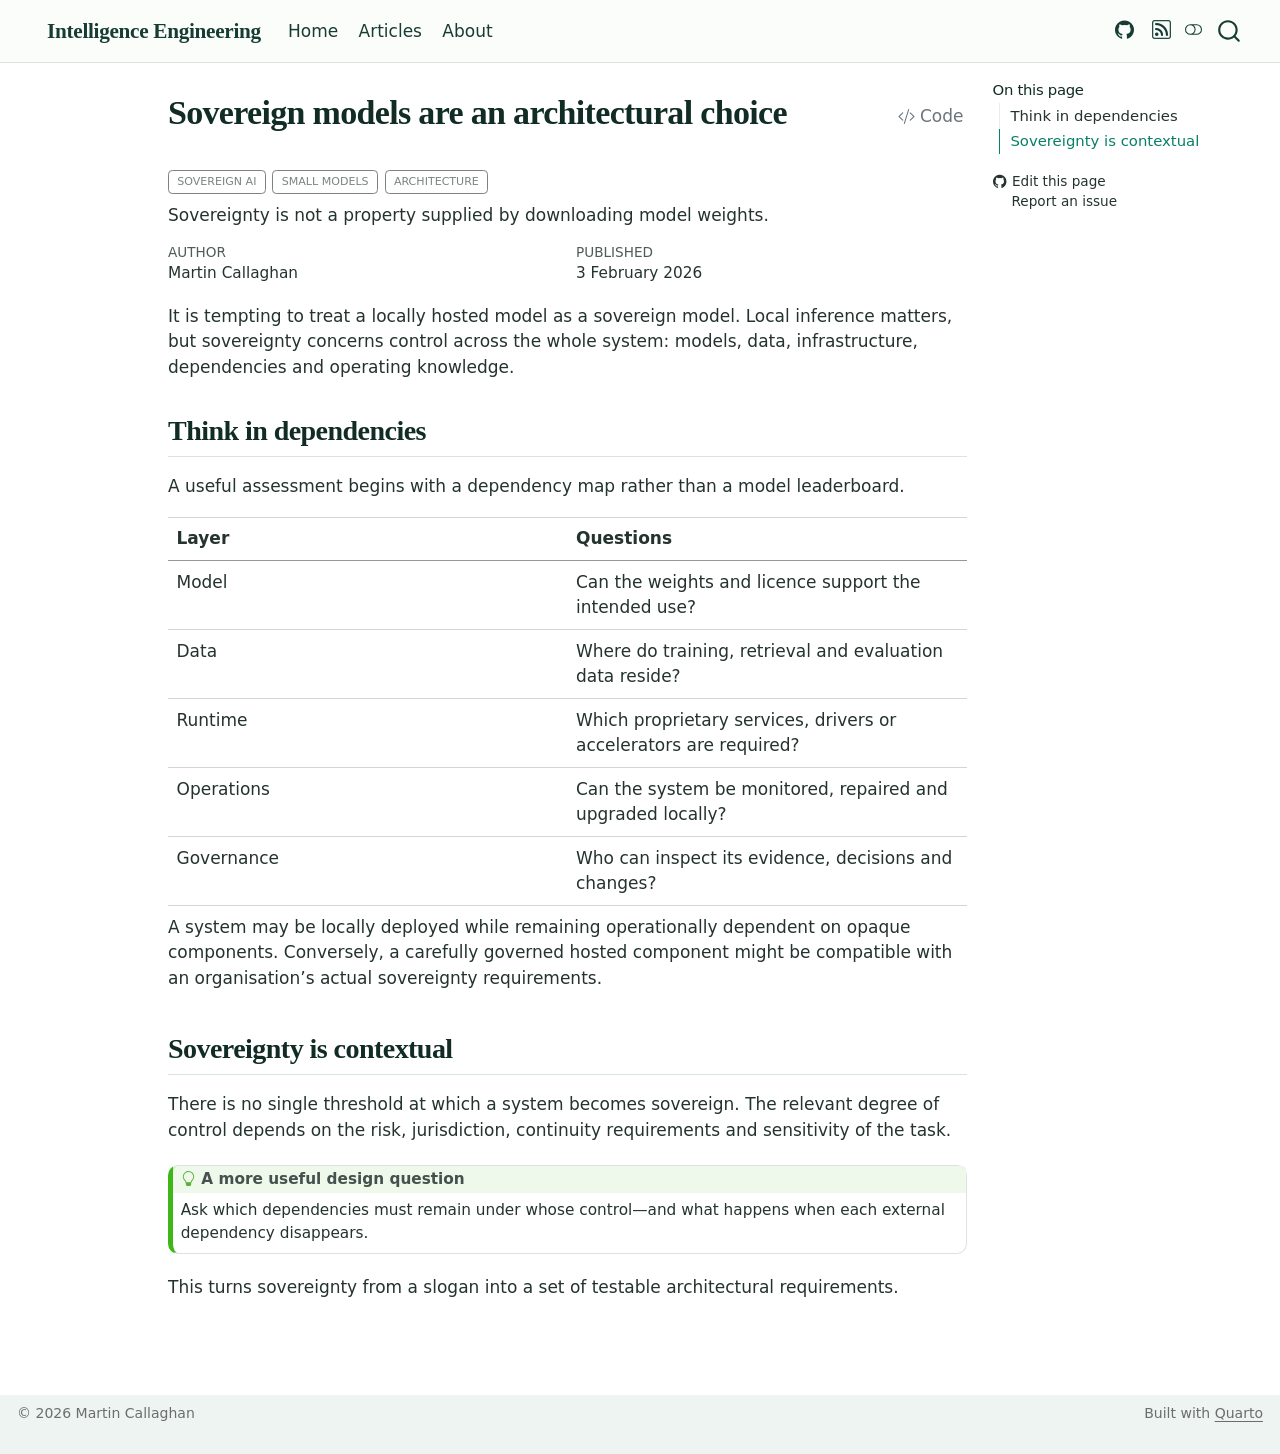
<file: posts/sovereign-models/index.html>
<!DOCTYPE html>
<html xmlns="http://www.w3.org/1999/xhtml" lang="en" xml:lang="en"><head>

<meta charset="utf-8">
<meta name="generator" content="quarto-1.10.18">

<meta name="viewport" content="width=device-width, initial-scale=1.0, user-scalable=yes">

<meta name="author" content="Martin Callaghan">
<meta name="dcterms.date" content="2026-02-03">
<meta name="description" content="Sovereignty is not a property supplied by downloading model weights.">

<title>Sovereign models are an architectural choice – Intelligence Engineering</title>
<style>
/* Default styles provided by pandoc.
** See https://pandoc.org/MANUAL.html#variables-for-html for config info.
*/
span.smallcaps{font-variant: small-caps;}
div.columns{display: flex; gap: 1.5em;}
div.column{flex: auto;}
@media screen {
div.columns{gap: min(4vw, 1.5em);}
div.column{overflow-x: auto;}
}
div.hanging-indent{margin-left: 1.5em; text-indent: -1.5em;}
ul.task-list{list-style: none;}
ul.task-list li input[type="checkbox"] {
  width: 0.8em;
  margin: 0 0.8em 0.2em -1em; /* quarto-specific, see https://github.com/quarto-dev/quarto-cli/issues/4556 */ 
  vertical-align: middle;
}
/* CSS for syntax highlighting */
html { -webkit-text-size-adjust: 100%; }
pre > code.sourceCode { white-space: pre; position: relative; }
pre > code.sourceCode > span { display: inline-block; line-height: 1.25; }
pre > code.sourceCode > span:empty { height: 1.2em; }
.sourceCode { overflow: visible; }
code.sourceCode > span { color: inherit; text-decoration: inherit; }
div.sourceCode { margin: 1em 0; }
pre.sourceCode { margin: 0; }
@media screen {
div.sourceCode { overflow: auto; }
}
@media print {
pre > code.sourceCode { white-space: pre-wrap; }
pre > code.sourceCode > span { text-indent: -5em; padding-left: 5em; }
}
pre.numberSource code
  { counter-reset: source-line 0; }
pre.numberSource code > span
  { position: relative; left: -4em; counter-increment: source-line; }
pre.numberSource code > span > a:first-child::before
  { content: counter(source-line);
    position: relative; left: -1em; text-align: right; vertical-align: baseline;
    border: none; display: inline-block;
    -webkit-touch-callout: none; -webkit-user-select: none;
    -khtml-user-select: none; -moz-user-select: none;
    -ms-user-select: none; user-select: none;
    padding: 0 4px; width: 4em;
  }
pre.numberSource { margin-left: 3em;  padding-left: 4px; }
div.sourceCode
  {   }
@media screen {
pre > code.sourceCode > span > a:first-child::before { text-decoration: underline; }
}
</style>


<script src="../../site_libs/quarto-nav/quarto-nav.js"></script>
<script src="../../site_libs/quarto-nav/headroom.min.js"></script>
<script src="../../site_libs/clipboard/clipboard.min.js"></script>
<script src="../../site_libs/quarto-search/autocomplete.umd.js"></script>
<script src="../../site_libs/quarto-search/fuse.min.js"></script>
<script src="../../site_libs/quarto-search/quarto-search.js"></script>
<meta name="quarto:offset" content="../../">
<link href="../../assets/favicon.svg" rel="icon" type="image/svg+xml">
<script src="../../site_libs/quarto-html/quarto.js" type="module"></script>
<script src="../../site_libs/quarto-html/tabsets/tabsets.js" type="module"></script>
<script src="../../site_libs/quarto-html/popper.min.js"></script>
<script src="../../site_libs/quarto-html/tippy.umd.min.js"></script>
<script src="../../site_libs/quarto-html/anchor.min.js"></script>
<link href="../../site_libs/quarto-html/tippy.css" rel="stylesheet">
<link href="../../site_libs/quarto-html/quarto-syntax-highlighting-64a204ab8560d761af7679ceaba22944.css" rel="stylesheet" class="quarto-color-scheme" id="quarto-text-highlighting-styles">
<link href="../../site_libs/quarto-html/quarto-syntax-highlighting-dark-b85bc7c33db8c58e0ec93c3465666fed.css" rel="stylesheet" class="quarto-color-scheme quarto-color-alternate" id="quarto-text-highlighting-styles">
<link href="../../site_libs/quarto-html/quarto-syntax-highlighting-64a204ab8560d761af7679ceaba22944.css" rel="stylesheet" class="quarto-color-scheme-extra" id="quarto-text-highlighting-styles">
<script src="../../site_libs/bootstrap/bootstrap.min.js"></script>
<link href="../../site_libs/bootstrap/bootstrap-icons.css" rel="stylesheet">
<link href="../../site_libs/bootstrap/bootstrap-06fe36b4a57b3f6aa1ad19e22136bd13.min.css" rel="stylesheet" append-hash="true" class="quarto-color-scheme" id="quarto-bootstrap" data-mode="light">
<link href="../../site_libs/bootstrap/bootstrap-dark-013d2324009c093c5d057642b62dd5f9.min.css" rel="stylesheet" append-hash="true" class="quarto-color-scheme quarto-color-alternate" id="quarto-bootstrap" data-mode="dark">
<link href="../../site_libs/bootstrap/bootstrap-06fe36b4a57b3f6aa1ad19e22136bd13.min.css" rel="stylesheet" append-hash="true" class="quarto-color-scheme-extra" id="quarto-bootstrap" data-mode="light">
<script id="quarto-search-options" type="application/json">{
  "location": "navbar",
  "copy-button": false,
  "collapse-after": 3,
  "panel-placement": "end",
  "type": "overlay",
  "limit": 50,
  "keyboard-shortcut": [
    "f",
    "/",
    "s"
  ],
  "show-item-context": false,
  "language": {
    "search-no-results-text": "No results",
    "search-matching-documents-text": "matching documents",
    "search-copy-link-title": "Copy link to search",
    "search-hide-matches-text": "Hide additional matches",
    "search-more-match-text": "more match in this document",
    "search-more-matches-text": "more matches in this document",
    "search-clear-button-title": "Clear",
    "search-text-placeholder": "",
    "search-detached-cancel-button-title": "Cancel",
    "search-submit-button-title": "Submit",
    "search-label": "Search"
  }
}</script>
<style>html{ scroll-behavior: smooth; }</style>


<link rel="stylesheet" href="../../styles.css">
<meta property="og:title" content="Sovereign models are an architectural choice – Intelligence Engineering">
<meta property="og:description" content="Sovereignty is not a property supplied by downloading model weights.">
<meta property="og:image" content="https://callaghanmt.github.io/intelligence-engineering/posts/sovereign-models/cover.svg">
<meta property="og:site_name" content="Intelligence Engineering">
</head>

<body class="nav-fixed quarto-light"><script id="quarto-html-before-body" type="application/javascript">
    const toggleBodyColorMode = (bsSheetEl) => {
      const mode = bsSheetEl.getAttribute("data-mode");
      const bodyEl = window.document.querySelector("body");
      if (mode === "dark") {
        bodyEl.classList.add("quarto-dark");
        bodyEl.classList.remove("quarto-light");
      } else {
        bodyEl.classList.add("quarto-light");
        bodyEl.classList.remove("quarto-dark");
      }
    }
    const toggleBodyColorPrimary = () => {
      const bsSheetEl = window.document.querySelector("link#quarto-bootstrap:not([rel=disabled-stylesheet])");
      if (bsSheetEl) {
        toggleBodyColorMode(bsSheetEl);
      }
    }
    const setColorSchemeToggle = (alternate) => {
      const toggles = window.document.querySelectorAll('.quarto-color-scheme-toggle');
      for (let i=0; i < toggles.length; i++) {
        const toggle = toggles[i];
        if (toggle) {
          if (alternate) {
            toggle.classList.add("alternate");
          } else {
            toggle.classList.remove("alternate");
          }
        }
      }
    };
    const toggleColorMode = (alternate) => {
      // Switch the stylesheets
      const primaryStylesheets = window.document.querySelectorAll('link.quarto-color-scheme:not(.quarto-color-alternate)');
      const alternateStylesheets = window.document.querySelectorAll('link.quarto-color-scheme.quarto-color-alternate');
      manageTransitions('#quarto-margin-sidebar .nav-link', false);
      if (alternate) {
        // note: dark is layered on light, we don't disable primary!
        enableStylesheet(alternateStylesheets);
        for (const sheetNode of alternateStylesheets) {
          if (sheetNode.id === "quarto-bootstrap") {
            toggleBodyColorMode(sheetNode);
          }
        }
      } else {
        disableStylesheet(alternateStylesheets);
        enableStylesheet(primaryStylesheets)
        toggleBodyColorPrimary();
      }
      manageTransitions('#quarto-margin-sidebar .nav-link', true);
      // Switch the toggles
      setColorSchemeToggle(alternate)
      // Hack to workaround the fact that safari doesn't
      // properly recolor the scrollbar when toggling (#1455)
      if (navigator.userAgent.indexOf('Safari') > 0 && navigator.userAgent.indexOf('Chrome') == -1) {
        manageTransitions("body", false);
        window.scrollTo(0, 1);
        setTimeout(() => {
          window.scrollTo(0, 0);
          manageTransitions("body", true);
        }, 40);
      }
    }
    const disableStylesheet = (stylesheets) => {
      for (let i=0; i < stylesheets.length; i++) {
        const stylesheet = stylesheets[i];
        stylesheet.rel = 'disabled-stylesheet';
      }
    }
    const enableStylesheet = (stylesheets) => {
      for (let i=0; i < stylesheets.length; i++) {
        const stylesheet = stylesheets[i];
        if(stylesheet.rel !== 'stylesheet') { // for Chrome, which will still FOUC without this check
          stylesheet.rel = 'stylesheet';
        }
      }
    }
    const manageTransitions = (selector, allowTransitions) => {
      const els = window.document.querySelectorAll(selector);
      for (let i=0; i < els.length; i++) {
        const el = els[i];
        if (allowTransitions) {
          el.classList.remove('notransition');
        } else {
          el.classList.add('notransition');
        }
      }
    }
    const isFileUrl = () => {
      return window.location.protocol === 'file:';
    }
    const hasAlternateSentinel = () => {
      let styleSentinel = getColorSchemeSentinel();
      if (styleSentinel !== null) {
        return styleSentinel === "alternate";
      } else {
        return false;
      }
    }
    const setStyleSentinel = (alternate) => {
      const value = alternate ? "alternate" : "default";
      if (!isFileUrl()) {
        window.localStorage.setItem("quarto-color-scheme", value);
      } else {
        localAlternateSentinel = value;
      }
    }
    const getColorSchemeSentinel = () => {
      if (!isFileUrl()) {
        const storageValue = window.localStorage.getItem("quarto-color-scheme");
        return storageValue != null ? storageValue : localAlternateSentinel;
      } else {
        return localAlternateSentinel;
      }
    }
    const toggleGiscusIfUsed = (isAlternate, darkModeDefault) => {
      const baseTheme = document.querySelector('#giscus-base-theme')?.value ?? 'light';
      const alternateTheme = document.querySelector('#giscus-alt-theme')?.value ?? 'dark';
      let newTheme = '';
      if(authorPrefersDark) {
        newTheme = isAlternate ? baseTheme : alternateTheme;
      } else {
        newTheme = isAlternate ? alternateTheme : baseTheme;
      }
      const changeGiscusTheme = () => {
        // From: https://github.com/giscus/giscus/issues/336
        const sendMessage = (message) => {
          const iframe = document.querySelector('iframe.giscus-frame');
          if (!iframe) return;
          iframe.contentWindow.postMessage({ giscus: message }, 'https://giscus.app');
        }
        sendMessage({
          setConfig: {
            theme: newTheme
          }
        });
      }
      const isGiscussLoaded = window.document.querySelector('iframe.giscus-frame') !== null;
      if (isGiscussLoaded) {
        changeGiscusTheme();
      }
    };
    const authorPrefersDark = false;
    const darkModeDefault = authorPrefersDark;
      document.querySelector('link#quarto-text-highlighting-styles.quarto-color-scheme-extra').rel = 'disabled-stylesheet';
      document.querySelector('link#quarto-bootstrap.quarto-color-scheme-extra').rel = 'disabled-stylesheet';
    let localAlternateSentinel = darkModeDefault ? 'alternate' : 'default';
    // Dark / light mode switch
    window.quartoToggleColorScheme = () => {
      // Read the current dark / light value
      let toAlternate = !hasAlternateSentinel();
      toggleColorMode(toAlternate);
      setStyleSentinel(toAlternate);
      toggleGiscusIfUsed(toAlternate, darkModeDefault);
      window.dispatchEvent(new Event('resize'));
    };
    // Switch to dark mode if need be
    if (hasAlternateSentinel()) {
      toggleColorMode(true);
    } else {
      toggleColorMode(false);
    }
  </script>

<div id="quarto-search-results"></div>
  <header id="quarto-header" class="headroom fixed-top">
    <nav class="navbar navbar-expand-lg " data-bs-theme="dark">
      <div class="navbar-container container-fluid">
      <div class="navbar-brand-container mx-auto">
    <a href="../../index.html" class="navbar-brand navbar-brand-logo">
    <img src="../../assets/logo.svg" alt="" class="navbar-logo light-content">
    <img src="../../assets/logo.svg" alt="" class="navbar-logo dark-content">
    </a>
    <a class="navbar-brand" href="../../index.html">
    <span class="navbar-title">Intelligence Engineering</span>
    </a>
  </div>
            <div id="quarto-search" class="" title="Search"></div>
          <button class="navbar-toggler" type="button" data-bs-toggle="collapse" data-bs-target="#navbarCollapse" aria-controls="navbarCollapse" role="menu" aria-expanded="false" aria-label="Toggle navigation" onclick="if (window.quartoToggleHeadroom) { window.quartoToggleHeadroom(); }">
  <span class="navbar-toggler-icon"></span>
</button>
          <div class="collapse navbar-collapse" id="navbarCollapse">
            <ul class="navbar-nav navbar-nav-scroll me-auto">
  <li class="nav-item">
    <a class="nav-link" href="../../index.html"> 
<span class="menu-text">Home</span></a>
  </li>  
  <li class="nav-item">
    <a class="nav-link" href="../../articles.html"> 
<span class="menu-text">Articles</span></a>
  </li>  
  <li class="nav-item">
    <a class="nav-link" href="../../about.html"> 
<span class="menu-text">About</span></a>
  </li>  
</ul>
            <ul class="navbar-nav navbar-nav-scroll ms-auto">
  <li class="nav-item compact">
    <a class="nav-link" href="https://github.com/callaghanmt/intelligence-engineering"> <i class="bi bi-github" role="img" aria-label="GitHub">
</i> 
<span class="menu-text"></span></a>
  </li>  
  <li class="nav-item compact">
    <a class="nav-link" href="../../index.xml"> <i class="bi bi-rss" role="img" aria-label="RSS">
</i> 
<span class="menu-text"></span></a>
  </li>  
</ul>
          </div> <!-- /navcollapse -->
            <div class="quarto-navbar-tools">
  <a href="" class="quarto-color-scheme-toggle quarto-navigation-tool  px-1" onclick="window.quartoToggleColorScheme(); return false;" title="Toggle dark mode"><i class="bi"></i></a>
</div>
      </div> <!-- /container-fluid -->
    </nav>
</header>
<!-- content -->
<div id="quarto-content" class="quarto-container page-columns page-rows-contents page-layout-article page-navbar">
<!-- sidebar -->
<!-- margin-sidebar -->
    <div id="quarto-margin-sidebar" class="sidebar margin-sidebar">
        <nav id="TOC" role="doc-toc" class="toc-active">
    <h2 id="toc-title">On this page</h2>
   
  <ul>
  <li><a href="#think-in-dependencies" id="toc-think-in-dependencies" class="nav-link active" data-scroll-target="#think-in-dependencies">Think in dependencies</a></li>
  <li><a href="#sovereignty-is-contextual" id="toc-sovereignty-is-contextual" class="nav-link" data-scroll-target="#sovereignty-is-contextual">Sovereignty is contextual</a></li>
  </ul>
<div class="toc-actions"><ul><li><a href="https://github.com/callaghanmt/intelligence-engineering/edit/main/posts/sovereign-models/index.qmd" class="toc-action"><i class="bi bi-github"></i>Edit this page</a></li><li><a href="https://github.com/callaghanmt/intelligence-engineering/issues/new" class="toc-action"><i class="bi empty"></i>Report an issue</a></li></ul></div></nav>
    </div>
<!-- main -->
<main class="content" id="quarto-document-content">


<header id="title-block-header" class="quarto-title-block default">
<div class="quarto-title">
<div class="quarto-title-block"><div><h1 class="title">Sovereign models are an architectural choice</h1><button type="button" class="btn code-tools-button" id="quarto-code-tools-source"><i class="bi"></i> Code</button></div></div>
  <div class="quarto-categories">
    <div class="quarto-category">Sovereign AI</div>
    <div class="quarto-category">Small models</div>
    <div class="quarto-category">Architecture</div>
  </div>
  </div>

<div>
  <div class="description">
    Sovereignty is not a property supplied by downloading model weights.
  </div>
</div>


<div class="quarto-title-meta">

    <div>
    <div class="quarto-title-meta-heading">Author</div>
    <div class="quarto-title-meta-contents">
             <p>Martin Callaghan </p>
          </div>
  </div>
    
    <div>
    <div class="quarto-title-meta-heading">Published</div>
    <div class="quarto-title-meta-contents">
      <p class="date">3 February 2026</p>
    </div>
  </div>
  
    
  </div>
  


</header>


<p>It is tempting to treat a locally hosted model as a sovereign model. Local inference matters, but sovereignty concerns control across the whole system: models, data, infrastructure, dependencies and operating knowledge.</p>
<section id="think-in-dependencies" class="level2">
<h2 class="anchored" data-anchor-id="think-in-dependencies">Think in dependencies</h2>
<p>A useful assessment begins with a dependency map rather than a model leaderboard.</p>
<table class="caption-top table">
<colgroup>
<col style="width: 50%">
<col style="width: 50%">
</colgroup>
<thead>
<tr class="header">
<th>Layer</th>
<th>Questions</th>
</tr>
</thead>
<tbody>
<tr class="odd">
<td>Model</td>
<td>Can the weights and licence support the intended use?</td>
</tr>
<tr class="even">
<td>Data</td>
<td>Where do training, retrieval and evaluation data reside?</td>
</tr>
<tr class="odd">
<td>Runtime</td>
<td>Which proprietary services, drivers or accelerators are required?</td>
</tr>
<tr class="even">
<td>Operations</td>
<td>Can the system be monitored, repaired and upgraded locally?</td>
</tr>
<tr class="odd">
<td>Governance</td>
<td>Who can inspect its evidence, decisions and changes?</td>
</tr>
</tbody>
</table>
<p>A system may be locally deployed while remaining operationally dependent on opaque components. Conversely, a carefully governed hosted component might be compatible with an organisation’s actual sovereignty requirements.</p>
</section>
<section id="sovereignty-is-contextual" class="level2">
<h2 class="anchored" data-anchor-id="sovereignty-is-contextual">Sovereignty is contextual</h2>
<p>There is no single threshold at which a system becomes sovereign. The relevant degree of control depends on the risk, jurisdiction, continuity requirements and sensitivity of the task.</p>
<div class="callout callout-style-default callout-tip callout-titled" title="A more useful design question">
<div class="callout-header d-flex align-content-center">
<div class="callout-icon-container">
<i class="callout-icon"></i>
</div>
<div class="callout-title-container flex-fill">
<span class="screen-reader-only">Tip</span>A more useful design question
</div>
</div>
<div class="callout-body-container callout-body">
<p>Ask which dependencies must remain under whose control—and what happens when each external dependency disappears.</p>
</div>
</div>
<p>This turns sovereignty from a slogan into a set of testable architectural requirements.</p>


<!-- -->

</section>

</main> <!-- /main -->
<script id="quarto-html-after-body" type="application/javascript">
  window.document.addEventListener("DOMContentLoaded", function (event) {
    // Ensure there is a toggle, if there isn't float one in the top right
    if (window.document.querySelector('.quarto-color-scheme-toggle') === null) {
      const a = window.document.createElement('a');
      a.classList.add('top-right');
      a.classList.add('quarto-color-scheme-toggle');
      a.href = "";
      a.onclick = function() { try { window.quartoToggleColorScheme(); } catch {} return false; };
      const i = window.document.createElement("i");
      i.classList.add('bi');
      a.appendChild(i);
      window.document.body.appendChild(a);
    }
    setColorSchemeToggle(hasAlternateSentinel())
    const icon = "";
    const anchorJS = new window.AnchorJS();
    anchorJS.options = {
      placement: 'right',
      icon: icon
    };
    anchorJS.add('.anchored');
    const isCodeAnnotation = (el) => {
      for (const clz of el.classList) {
        if (clz.startsWith('code-annotation-')) {                     
          return true;
        }
      }
      return false;
    }
    const onCopySuccess = function(e) {
      // button target
      const button = e.trigger;
      // don't keep focus
      button.blur();
      // flash "checked"
      button.classList.add('code-copy-button-checked');
      var currentTitle = button.getAttribute("title");
      button.setAttribute("title", "Copied!");
      let tooltip;
      if (window.bootstrap) {
        button.setAttribute("data-bs-toggle", "tooltip");
        button.setAttribute("data-bs-placement", "left");
        button.setAttribute("data-bs-title", "Copied!");
        tooltip = new bootstrap.Tooltip(button, 
          { trigger: "manual", 
            customClass: "code-copy-button-tooltip",
            offset: [0, -8]});
        tooltip.show();    
      }
      setTimeout(function() {
        if (tooltip) {
          tooltip.hide();
          button.removeAttribute("data-bs-title");
          button.removeAttribute("data-bs-toggle");
          button.removeAttribute("data-bs-placement");
        }
        button.setAttribute("title", currentTitle);
        button.classList.remove('code-copy-button-checked');
      }, 1000);
      // clear code selection
      e.clearSelection();
    }
    const getTextToCopy = function(trigger) {
      const outerScaffold = trigger.parentElement.cloneNode(true);
      const codeEl = outerScaffold.querySelector('code');
      for (const childEl of codeEl.children) {
        if (isCodeAnnotation(childEl)) {
          childEl.remove();
        }
      }
      return codeEl.innerText;
    }
    const clipboard = new window.ClipboardJS('.code-copy-button:not([data-in-quarto-modal])', {
      text: getTextToCopy
    });
    clipboard.on('success', onCopySuccess);
    if (window.document.getElementById('quarto-embedded-source-code-modal')) {
      const clipboardModal = new window.ClipboardJS('.code-copy-button[data-in-quarto-modal]', {
        text: getTextToCopy,
        container: window.document.getElementById('quarto-embedded-source-code-modal')
      });
      clipboardModal.on('success', onCopySuccess);
    }
    const viewSource = window.document.getElementById('quarto-view-source') ||
                       window.document.getElementById('quarto-code-tools-source');
    if (viewSource) {
      const sourceUrl = viewSource.getAttribute("data-quarto-source-url");
      viewSource.addEventListener("click", function(e) {
        if (sourceUrl) {
          // rstudio viewer pane
          if (/\bcapabilities=\b/.test(window.location)) {
            window.open(sourceUrl);
          } else {
            window.location.href = sourceUrl;
          }
        } else {
          const modal = new bootstrap.Modal(document.getElementById('quarto-embedded-source-code-modal'));
          modal.show();
        }
        return false;
      });
    }
    function toggleCodeHandler(show) {
      return function(e) {
        const cellDetails = window.document.querySelectorAll(".cell details.code-fold");
        for (let i=0; i<cellDetails.length; i++) {
          const details = cellDetails[i];
          if (show) {
            details.open = true;
          } else {
            details.removeAttribute("open");
          }
        }
        const cellCodeDivs = window.document.querySelectorAll(".cell div.sourceCode.cell-code");
        const fromCls = show ? "hidden" : "unhidden";
        const toCls = show ? "unhidden" : "hidden";
        for (let i=0; i<cellCodeDivs.length; i++) {
          const codeDiv = cellCodeDivs[i];
          if (codeDiv.classList.contains(fromCls)) {
            codeDiv.classList.remove(fromCls);
            codeDiv.classList.add(toCls);
          } 
        }
        return false;
      }
    }
    const hideAllCode = window.document.getElementById("quarto-hide-all-code");
    if (hideAllCode) {
      hideAllCode.addEventListener("click", toggleCodeHandler(false));
    }
    const showAllCode = window.document.getElementById("quarto-show-all-code");
    if (showAllCode) {
      showAllCode.addEventListener("click", toggleCodeHandler(true));
    }
      var localhostRegex = new RegExp(/^(?:http|https):\/\/localhost\:?[0-9]*\//);
      var mailtoRegex = new RegExp(/^mailto:/);
        var filterRegex = new RegExp("https:\/\/callaghanmt\.github\.io\/intelligence-engineering\/");
      var isInternal = (href) => {
          return filterRegex.test(href) || localhostRegex.test(href) || mailtoRegex.test(href);
      }
      // Inspect non-navigation links and adorn them if external
     var links = window.document.querySelectorAll('a[href]:not(.nav-link):not(.navbar-brand):not(.toc-action):not(.sidebar-link):not(.sidebar-item-toggle):not(.pagination-link):not(.no-external):not([aria-hidden]):not(.dropdown-item):not(.quarto-navigation-tool):not(.about-link)');
      for (var i=0; i<links.length; i++) {
        const link = links[i];
        if (!isInternal(link.href)) {
          // undo the damage that might have been done by quarto-nav.js in the case of
          // links that we want to consider external
          if (link.dataset.originalHref !== undefined) {
            link.href = link.dataset.originalHref;
          }
            // target, if specified
            link.setAttribute("target", "_blank");
            if (link.getAttribute("rel") === null) {
              link.setAttribute("rel", "noopener");
            }
        }
      }
    function tippyHover(el, contentFn, onTriggerFn, onUntriggerFn) {
      const config = {
        allowHTML: true,
        maxWidth: 500,
        delay: 100,
        arrow: false,
        appendTo: function(el) {
            return el.parentElement;
        },
        interactive: true,
        interactiveBorder: 10,
        theme: 'quarto',
        placement: 'bottom-start',
      };
      if (contentFn) {
        config.content = contentFn;
      }
      if (onTriggerFn) {
        config.onTrigger = onTriggerFn;
      }
      if (onUntriggerFn) {
        config.onUntrigger = onUntriggerFn;
      }
      window.tippy(el, config); 
    }
    const noterefs = window.document.querySelectorAll('a[role="doc-noteref"]');
    for (var i=0; i<noterefs.length; i++) {
      const ref = noterefs[i];
      tippyHover(ref, function() {
        // use id or data attribute instead here
        let href = ref.getAttribute('data-footnote-href') || ref.getAttribute('href');
        try { href = new URL(href).hash; } catch {}
        const id = href.replace(/^#\/?/, "");
        const note = window.document.getElementById(id);
        if (note) {
          return note.innerHTML;
        } else {
          return "";
        }
      });
    }
    const xrefs = window.document.querySelectorAll('a.quarto-xref');
    const processXRef = (id, note) => {
      // Strip column container classes
      const stripColumnClz = (el) => {
        el.classList.remove("page-full", "page-columns");
        if (el.children) {
          for (const child of el.children) {
            stripColumnClz(child);
          }
        }
      }
      stripColumnClz(note)
      if (id === null || id.startsWith('sec-')) {
        // Special case sections, only their first couple elements
        const container = document.createElement("div");
        if (note.children && note.children.length > 2) {
          container.appendChild(note.children[0].cloneNode(true));
          for (let i = 1; i < note.children.length; i++) {
            const child = note.children[i];
            if (child.tagName === "P" && child.innerText === "") {
              continue;
            } else {
              container.appendChild(child.cloneNode(true));
              break;
            }
          }
          if (window.Quarto?.typesetMath) {
            window.Quarto.typesetMath(container);
          }
          return container.innerHTML
        } else {
          if (window.Quarto?.typesetMath) {
            window.Quarto.typesetMath(note);
          }
          return note.innerHTML;
        }
      } else {
        // Remove any anchor links if they are present
        const anchorLink = note.querySelector('a.anchorjs-link');
        if (anchorLink) {
          anchorLink.remove();
        }
        if (window.Quarto?.typesetMath) {
          window.Quarto.typesetMath(note);
        }
        if (note.classList.contains("callout")) {
          return note.outerHTML;
        } else {
          return note.innerHTML;
        }
      }
    }
    for (var i=0; i<xrefs.length; i++) {
      const xref = xrefs[i];
      tippyHover(xref, undefined, function(instance) {
        instance.disable();
        let url = xref.getAttribute('href');
        let hash = undefined; 
        if (url.startsWith('#')) {
          hash = url;
        } else {
          try { hash = new URL(url).hash; } catch {}
        }
        if (hash) {
          const id = hash.replace(/^#\/?/, "");
          const note = window.document.getElementById(id);
          if (note !== null) {
            try {
              const html = processXRef(id, note.cloneNode(true));
              instance.setContent(html);
            } finally {
              instance.enable();
              instance.show();
            }
          } else {
            // See if we can fetch this
            fetch(url.split('#')[0])
            .then(res => res.text())
            .then(html => {
              const parser = new DOMParser();
              const htmlDoc = parser.parseFromString(html, "text/html");
              const note = htmlDoc.getElementById(id);
              if (note !== null) {
                const html = processXRef(id, note);
                instance.setContent(html);
              } 
            }).finally(() => {
              instance.enable();
              instance.show();
            });
          }
        } else {
          // See if we can fetch a full url (with no hash to target)
          // This is a special case and we should probably do some content thinning / targeting
          fetch(url)
          .then(res => res.text())
          .then(html => {
            const parser = new DOMParser();
            const htmlDoc = parser.parseFromString(html, "text/html");
            const note = htmlDoc.querySelector('main.content');
            if (note !== null) {
              // This should only happen for chapter cross references
              // (since there is no id in the URL)
              // remove the first header
              if (note.children.length > 0 && note.children[0].tagName === "HEADER") {
                note.children[0].remove();
              }
              const html = processXRef(null, note);
              instance.setContent(html);
            } 
          }).finally(() => {
            instance.enable();
            instance.show();
          });
        }
      }, function(instance) {
      });
    }
        let selectedAnnoteEl;
        const selectorForAnnotation = ( cell, annotation) => {
          let cellAttr = 'data-code-cell="' + cell + '"';
          let lineAttr = 'data-code-annotation="' +  annotation + '"';
          const selector = 'span[' + cellAttr + '][' + lineAttr + ']';
          return selector;
        }
        const selectCodeLines = (annoteEl) => {
          const doc = window.document;
          const targetCell = annoteEl.getAttribute("data-target-cell");
          const targetAnnotation = annoteEl.getAttribute("data-target-annotation");
          const annoteSpan = window.document.querySelector(selectorForAnnotation(targetCell, targetAnnotation));
          const lines = annoteSpan.getAttribute("data-code-lines").split(",");
          const lineIds = lines.map((line) => {
            return targetCell + "-" + line;
          })
          let top = null;
          let height = null;
          let parent = null;
          if (lineIds.length > 0) {
              //compute the position of the single el (top and bottom and make a div)
              const el = window.document.getElementById(lineIds[0]);
              top = el.offsetTop;
              height = el.offsetHeight;
              parent = el.parentElement.parentElement;
            if (lineIds.length > 1) {
              const lastEl = window.document.getElementById(lineIds[lineIds.length - 1]);
              const bottom = lastEl.offsetTop + lastEl.offsetHeight;
              height = bottom - top;
            }
            if (top !== null && height !== null && parent !== null) {
              // cook up a div (if necessary) and position it 
              let div = window.document.getElementById("code-annotation-line-highlight");
              if (div === null) {
                div = window.document.createElement("div");
                div.setAttribute("id", "code-annotation-line-highlight");
                div.style.position = 'absolute';
                parent.appendChild(div);
              }
              div.style.top = top - 2 + "px";
              div.style.height = height + 4 + "px";
              div.style.left = 0;
              let gutterDiv = window.document.getElementById("code-annotation-line-highlight-gutter");
              if (gutterDiv === null) {
                gutterDiv = window.document.createElement("div");
                gutterDiv.setAttribute("id", "code-annotation-line-highlight-gutter");
                gutterDiv.style.position = 'absolute';
                const codeCell = window.document.getElementById(targetCell);
                const gutter = codeCell.querySelector('.code-annotation-gutter');
                gutter.appendChild(gutterDiv);
              }
              gutterDiv.style.top = top - 2 + "px";
              gutterDiv.style.height = height + 4 + "px";
            }
            selectedAnnoteEl = annoteEl;
          }
        };
        const unselectCodeLines = () => {
          const elementsIds = ["code-annotation-line-highlight", "code-annotation-line-highlight-gutter"];
          elementsIds.forEach((elId) => {
            const div = window.document.getElementById(elId);
            if (div) {
              div.remove();
            }
          });
          selectedAnnoteEl = undefined;
        };
          // Handle positioning of the toggle
      window.addEventListener(
        "resize",
        throttle(() => {
          elRect = undefined;
          if (selectedAnnoteEl) {
            selectCodeLines(selectedAnnoteEl);
          }
        }, 10)
      );
      function throttle(fn, ms) {
      let throttle = false;
      let timer;
        return (...args) => {
          if(!throttle) { // first call gets through
              fn.apply(this, args);
              throttle = true;
          } else { // all the others get throttled
              if(timer) clearTimeout(timer); // cancel #2
              timer = setTimeout(() => {
                fn.apply(this, args);
                timer = throttle = false;
              }, ms);
          }
        };
      }
        // Attach click handler to the DT
        const annoteDls = window.document.querySelectorAll('dt[data-target-cell]');
        for (const annoteDlNode of annoteDls) {
          annoteDlNode.addEventListener('click', (event) => {
            const clickedEl = event.target;
            if (clickedEl !== selectedAnnoteEl) {
              unselectCodeLines();
              const activeEl = window.document.querySelector('dt[data-target-cell].code-annotation-active');
              if (activeEl) {
                activeEl.classList.remove('code-annotation-active');
              }
              selectCodeLines(clickedEl);
              clickedEl.classList.add('code-annotation-active');
            } else {
              // Unselect the line
              unselectCodeLines();
              clickedEl.classList.remove('code-annotation-active');
            }
          });
        }
    const findCites = (el) => {
      const parentEl = el.parentElement;
      if (parentEl) {
        const cites = parentEl.dataset.cites;
        if (cites) {
          return {
            el,
            cites: cites.split(' ')
          };
        } else {
          return findCites(el.parentElement)
        }
      } else {
        return undefined;
      }
    };
    var bibliorefs = window.document.querySelectorAll('a[role="doc-biblioref"]');
    for (var i=0; i<bibliorefs.length; i++) {
      const ref = bibliorefs[i];
      const citeInfo = findCites(ref);
      if (citeInfo) {
        tippyHover(citeInfo.el, function() {
          var popup = window.document.createElement('div');
          citeInfo.cites.forEach(function(cite) {
            var citeDiv = window.document.createElement('div');
            citeDiv.classList.add('hanging-indent');
            citeDiv.classList.add('csl-entry');
            var biblioDiv = window.document.getElementById('ref-' + cite);
            if (biblioDiv) {
              citeDiv.innerHTML = biblioDiv.innerHTML;
            }
            popup.appendChild(citeDiv);
          });
          return popup.innerHTML;
        });
      }
    }
  });
  </script><div class="modal fade" id="quarto-embedded-source-code-modal" tabindex="-1" aria-labelledby="quarto-embedded-source-code-modal-label" aria-hidden="true"><div class="modal-dialog modal-dialog-scrollable"><div class="modal-content"><div class="modal-header"><h5 class="modal-title" id="quarto-embedded-source-code-modal-label">Source Code</h5><button class="btn-close" data-bs-dismiss="modal"></button></div><div class="modal-body"><div class="">
<div class="code-copy-outer-scaffold"><div class="sourceCode" id="cb1" data-shortcodes="false"><pre class="sourceCode markdown code-with-copy"><code class="sourceCode markdown"><span id="cb1-1"><a href="#cb1-1" aria-hidden="true" tabindex="-1"></a><span class="co">---</span></span>
<span id="cb1-2"><a href="#cb1-2" aria-hidden="true" tabindex="-1"></a><span class="an">title:</span><span class="co"> "Sovereign models are an architectural choice"</span></span>
<span id="cb1-3"><a href="#cb1-3" aria-hidden="true" tabindex="-1"></a><span class="an">description:</span><span class="co"> "Sovereignty is not a property supplied by downloading model weights."</span></span>
<span id="cb1-4"><a href="#cb1-4" aria-hidden="true" tabindex="-1"></a><span class="an">date:</span><span class="co"> 2026-02-03</span></span>
<span id="cb1-5"><a href="#cb1-5" aria-hidden="true" tabindex="-1"></a><span class="an">categories:</span><span class="co"> [Sovereign AI, Small models, Architecture]</span></span>
<span id="cb1-6"><a href="#cb1-6" aria-hidden="true" tabindex="-1"></a><span class="an">image:</span><span class="co"> cover.svg</span></span>
<span id="cb1-7"><a href="#cb1-7" aria-hidden="true" tabindex="-1"></a><span class="an">draft:</span><span class="co"> false</span></span>
<span id="cb1-8"><a href="#cb1-8" aria-hidden="true" tabindex="-1"></a><span class="co">---</span></span>
<span id="cb1-9"><a href="#cb1-9" aria-hidden="true" tabindex="-1"></a></span>
<span id="cb1-10"><a href="#cb1-10" aria-hidden="true" tabindex="-1"></a>It is tempting to treat a locally hosted model as a sovereign model. Local inference matters, but sovereignty concerns control across the whole system: models, data, infrastructure, dependencies and operating knowledge.</span>
<span id="cb1-11"><a href="#cb1-11" aria-hidden="true" tabindex="-1"></a></span>
<span id="cb1-12"><a href="#cb1-12" aria-hidden="true" tabindex="-1"></a><span class="fu">## Think in dependencies</span></span>
<span id="cb1-13"><a href="#cb1-13" aria-hidden="true" tabindex="-1"></a></span>
<span id="cb1-14"><a href="#cb1-14" aria-hidden="true" tabindex="-1"></a>A useful assessment begins with a dependency map rather than a model leaderboard.</span>
<span id="cb1-15"><a href="#cb1-15" aria-hidden="true" tabindex="-1"></a></span>
<span id="cb1-16"><a href="#cb1-16" aria-hidden="true" tabindex="-1"></a><span class="pp">|</span> Layer <span class="pp">|</span> Questions <span class="pp">|</span></span>
<span id="cb1-17"><a href="#cb1-17" aria-hidden="true" tabindex="-1"></a><span class="pp">|---|---|</span></span>
<span id="cb1-18"><a href="#cb1-18" aria-hidden="true" tabindex="-1"></a><span class="pp">|</span> Model <span class="pp">|</span> Can the weights and licence support the intended use? <span class="pp">|</span></span>
<span id="cb1-19"><a href="#cb1-19" aria-hidden="true" tabindex="-1"></a><span class="pp">|</span> Data <span class="pp">|</span> Where do training, retrieval and evaluation data reside? <span class="pp">|</span></span>
<span id="cb1-20"><a href="#cb1-20" aria-hidden="true" tabindex="-1"></a><span class="pp">|</span> Runtime <span class="pp">|</span> Which proprietary services, drivers or accelerators are required? <span class="pp">|</span></span>
<span id="cb1-21"><a href="#cb1-21" aria-hidden="true" tabindex="-1"></a><span class="pp">|</span> Operations <span class="pp">|</span> Can the system be monitored, repaired and upgraded locally? <span class="pp">|</span></span>
<span id="cb1-22"><a href="#cb1-22" aria-hidden="true" tabindex="-1"></a><span class="pp">|</span> Governance <span class="pp">|</span> Who can inspect its evidence, decisions and changes? <span class="pp">|</span></span>
<span id="cb1-23"><a href="#cb1-23" aria-hidden="true" tabindex="-1"></a></span>
<span id="cb1-24"><a href="#cb1-24" aria-hidden="true" tabindex="-1"></a>A system may be locally deployed while remaining operationally dependent on opaque components. Conversely, a carefully governed hosted component might be compatible with an organisation's actual sovereignty requirements.</span>
<span id="cb1-25"><a href="#cb1-25" aria-hidden="true" tabindex="-1"></a></span>
<span id="cb1-26"><a href="#cb1-26" aria-hidden="true" tabindex="-1"></a><span class="fu">## Sovereignty is contextual</span></span>
<span id="cb1-27"><a href="#cb1-27" aria-hidden="true" tabindex="-1"></a></span>
<span id="cb1-28"><a href="#cb1-28" aria-hidden="true" tabindex="-1"></a>There is no single threshold at which a system becomes sovereign. The relevant degree of control depends on the risk, jurisdiction, continuity requirements and sensitivity of the task.</span>
<span id="cb1-29"><a href="#cb1-29" aria-hidden="true" tabindex="-1"></a></span>
<span id="cb1-30"><a href="#cb1-30" aria-hidden="true" tabindex="-1"></a>::: {.callout-tip title="A more useful design question"}</span>
<span id="cb1-31"><a href="#cb1-31" aria-hidden="true" tabindex="-1"></a>Ask which dependencies must remain under whose control—and what happens when each external dependency disappears.</span>
<span id="cb1-32"><a href="#cb1-32" aria-hidden="true" tabindex="-1"></a>:::</span>
<span id="cb1-33"><a href="#cb1-33" aria-hidden="true" tabindex="-1"></a></span>
<span id="cb1-34"><a href="#cb1-34" aria-hidden="true" tabindex="-1"></a>This turns sovereignty from a slogan into a set of testable architectural requirements.</span></code></pre></div><button title="Copy to Clipboard" class="code-copy-button" data-in-quarto-modal=""><i class="bi"></i></button></div>
</div></div></div></div></div>
</div> <!-- /content -->
<footer class="footer">
  <div class="nav-footer">
    <div class="nav-footer-left">
<p>© 2026 Martin Callaghan</p>
</div>   
    <div class="nav-footer-center">
      &nbsp;
    <div class="toc-actions d-sm-block d-md-none"><ul><li><a href="https://github.com/callaghanmt/intelligence-engineering/edit/main/posts/sovereign-models/index.qmd" class="toc-action"><i class="bi bi-github"></i>Edit this page</a></li><li><a href="https://github.com/callaghanmt/intelligence-engineering/issues/new" class="toc-action"><i class="bi empty"></i>Report an issue</a></li></ul></div></div>
    <div class="nav-footer-right">
<p>Built with <a href="https://quarto.org/">Quarto</a></p>
</div>
  </div>
</footer>




<script src="../../site_libs/quarto-html/zenscroll-min.js"></script>
</body></html>
</file>
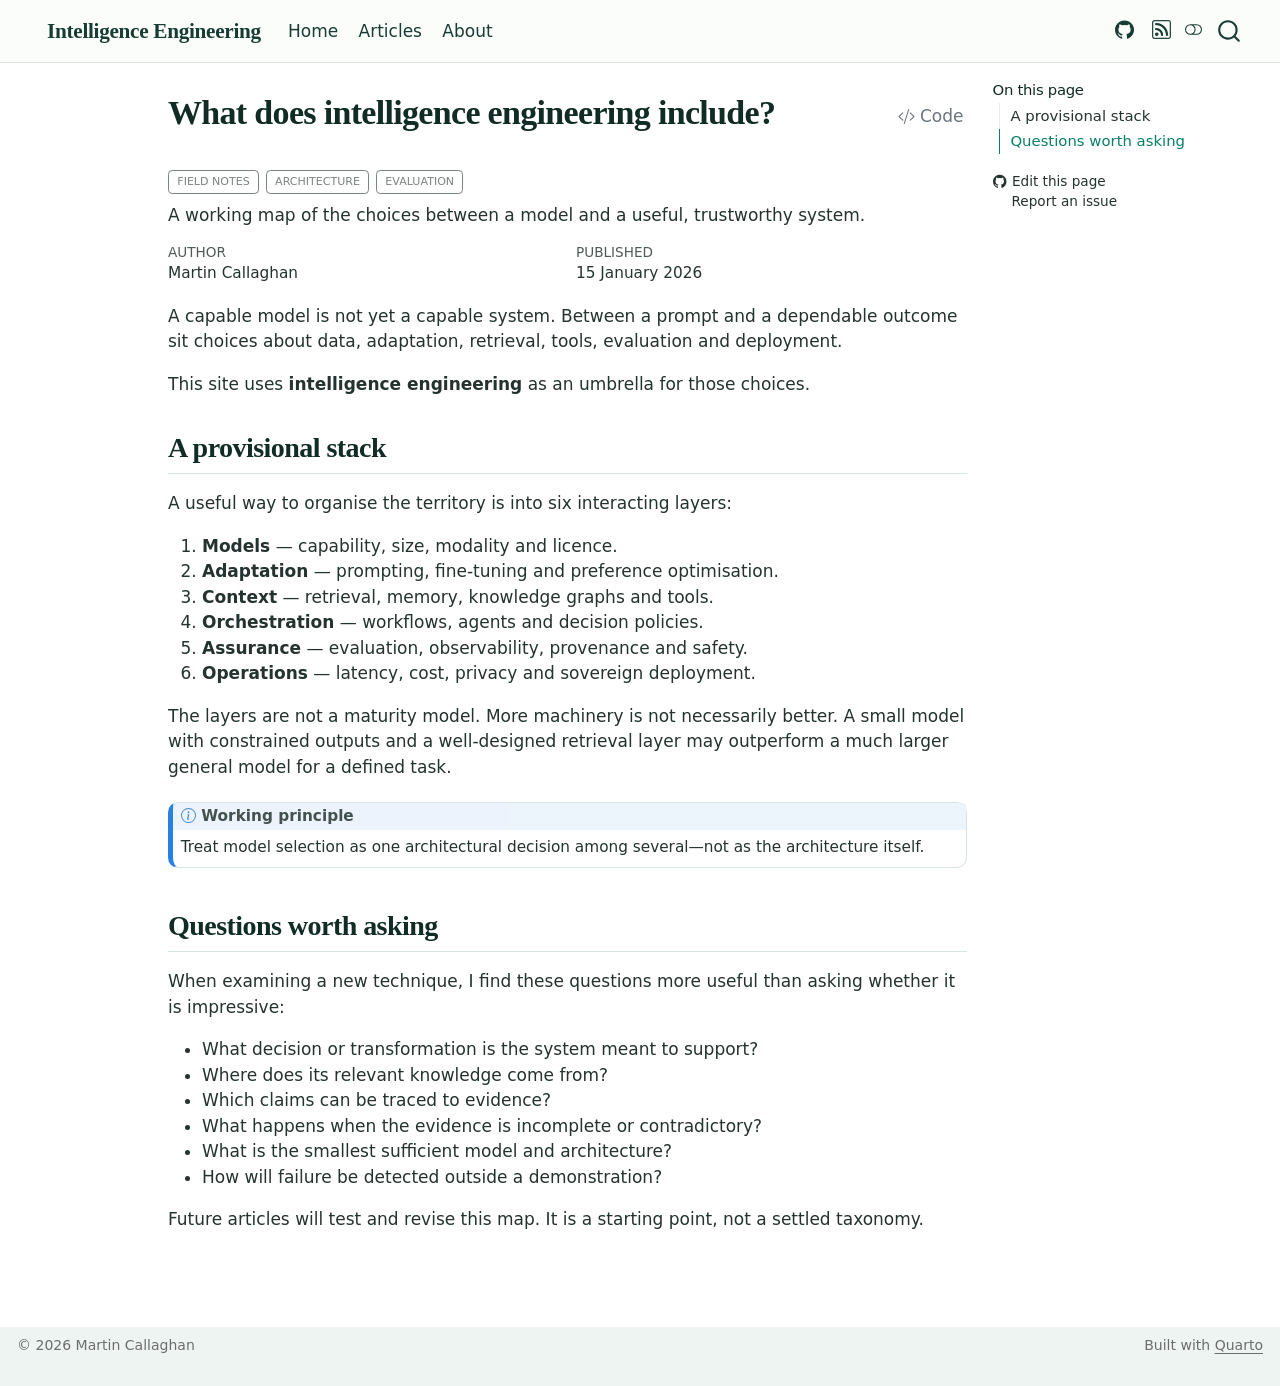
<file: posts/starting-points/index.html>
<!DOCTYPE html>
<html xmlns="http://www.w3.org/1999/xhtml" lang="en" xml:lang="en"><head>

<meta charset="utf-8">
<meta name="generator" content="quarto-1.10.18">

<meta name="viewport" content="width=device-width, initial-scale=1.0, user-scalable=yes">

<meta name="author" content="Martin Callaghan">
<meta name="dcterms.date" content="2026-01-15">
<meta name="description" content="A working map of the choices between a model and a useful, trustworthy system.">

<title>What does intelligence engineering include? – Intelligence Engineering</title>
<style>
/* Default styles provided by pandoc.
** See https://pandoc.org/MANUAL.html#variables-for-html for config info.
*/
span.smallcaps{font-variant: small-caps;}
div.columns{display: flex; gap: 1.5em;}
div.column{flex: auto;}
@media screen {
div.columns{gap: min(4vw, 1.5em);}
div.column{overflow-x: auto;}
}
div.hanging-indent{margin-left: 1.5em; text-indent: -1.5em;}
ul.task-list{list-style: none;}
ul.task-list li input[type="checkbox"] {
  width: 0.8em;
  margin: 0 0.8em 0.2em -1em; /* quarto-specific, see https://github.com/quarto-dev/quarto-cli/issues/4556 */ 
  vertical-align: middle;
}
/* CSS for syntax highlighting */
html { -webkit-text-size-adjust: 100%; }
pre > code.sourceCode { white-space: pre; position: relative; }
pre > code.sourceCode > span { display: inline-block; line-height: 1.25; }
pre > code.sourceCode > span:empty { height: 1.2em; }
.sourceCode { overflow: visible; }
code.sourceCode > span { color: inherit; text-decoration: inherit; }
div.sourceCode { margin: 1em 0; }
pre.sourceCode { margin: 0; }
@media screen {
div.sourceCode { overflow: auto; }
}
@media print {
pre > code.sourceCode { white-space: pre-wrap; }
pre > code.sourceCode > span { text-indent: -5em; padding-left: 5em; }
}
pre.numberSource code
  { counter-reset: source-line 0; }
pre.numberSource code > span
  { position: relative; left: -4em; counter-increment: source-line; }
pre.numberSource code > span > a:first-child::before
  { content: counter(source-line);
    position: relative; left: -1em; text-align: right; vertical-align: baseline;
    border: none; display: inline-block;
    -webkit-touch-callout: none; -webkit-user-select: none;
    -khtml-user-select: none; -moz-user-select: none;
    -ms-user-select: none; user-select: none;
    padding: 0 4px; width: 4em;
  }
pre.numberSource { margin-left: 3em;  padding-left: 4px; }
div.sourceCode
  {   }
@media screen {
pre > code.sourceCode > span > a:first-child::before { text-decoration: underline; }
}
</style>


<script src="../../site_libs/quarto-nav/quarto-nav.js"></script>
<script src="../../site_libs/quarto-nav/headroom.min.js"></script>
<script src="../../site_libs/clipboard/clipboard.min.js"></script>
<script src="../../site_libs/quarto-search/autocomplete.umd.js"></script>
<script src="../../site_libs/quarto-search/fuse.min.js"></script>
<script src="../../site_libs/quarto-search/quarto-search.js"></script>
<meta name="quarto:offset" content="../../">
<link href="../../assets/favicon.svg" rel="icon" type="image/svg+xml">
<script src="../../site_libs/quarto-html/quarto.js" type="module"></script>
<script src="../../site_libs/quarto-html/tabsets/tabsets.js" type="module"></script>
<script src="../../site_libs/quarto-html/popper.min.js"></script>
<script src="../../site_libs/quarto-html/tippy.umd.min.js"></script>
<script src="../../site_libs/quarto-html/anchor.min.js"></script>
<link href="../../site_libs/quarto-html/tippy.css" rel="stylesheet">
<link href="../../site_libs/quarto-html/quarto-syntax-highlighting-64a204ab8560d761af7679ceaba22944.css" rel="stylesheet" class="quarto-color-scheme" id="quarto-text-highlighting-styles">
<link href="../../site_libs/quarto-html/quarto-syntax-highlighting-dark-b85bc7c33db8c58e0ec93c3465666fed.css" rel="stylesheet" class="quarto-color-scheme quarto-color-alternate" id="quarto-text-highlighting-styles">
<link href="../../site_libs/quarto-html/quarto-syntax-highlighting-64a204ab8560d761af7679ceaba22944.css" rel="stylesheet" class="quarto-color-scheme-extra" id="quarto-text-highlighting-styles">
<script src="../../site_libs/bootstrap/bootstrap.min.js"></script>
<link href="../../site_libs/bootstrap/bootstrap-icons.css" rel="stylesheet">
<link href="../../site_libs/bootstrap/bootstrap-06fe36b4a57b3f6aa1ad19e22136bd13.min.css" rel="stylesheet" append-hash="true" class="quarto-color-scheme" id="quarto-bootstrap" data-mode="light">
<link href="../../site_libs/bootstrap/bootstrap-dark-013d2324009c093c5d057642b62dd5f9.min.css" rel="stylesheet" append-hash="true" class="quarto-color-scheme quarto-color-alternate" id="quarto-bootstrap" data-mode="dark">
<link href="../../site_libs/bootstrap/bootstrap-06fe36b4a57b3f6aa1ad19e22136bd13.min.css" rel="stylesheet" append-hash="true" class="quarto-color-scheme-extra" id="quarto-bootstrap" data-mode="light">
<script id="quarto-search-options" type="application/json">{
  "location": "navbar",
  "copy-button": false,
  "collapse-after": 3,
  "panel-placement": "end",
  "type": "overlay",
  "limit": 50,
  "keyboard-shortcut": [
    "f",
    "/",
    "s"
  ],
  "show-item-context": false,
  "language": {
    "search-no-results-text": "No results",
    "search-matching-documents-text": "matching documents",
    "search-copy-link-title": "Copy link to search",
    "search-hide-matches-text": "Hide additional matches",
    "search-more-match-text": "more match in this document",
    "search-more-matches-text": "more matches in this document",
    "search-clear-button-title": "Clear",
    "search-text-placeholder": "",
    "search-detached-cancel-button-title": "Cancel",
    "search-submit-button-title": "Submit",
    "search-label": "Search"
  }
}</script>
<style>html{ scroll-behavior: smooth; }</style>


<link rel="stylesheet" href="../../styles.css">
<meta property="og:title" content="What does intelligence engineering include? – Intelligence Engineering">
<meta property="og:description" content="A working map of the choices between a model and a useful, trustworthy system.">
<meta property="og:image" content="https://callaghanmt.github.io/intelligence-engineering/posts/starting-points/cover.svg">
<meta property="og:site_name" content="Intelligence Engineering">
</head>

<body class="nav-fixed quarto-light"><script id="quarto-html-before-body" type="application/javascript">
    const toggleBodyColorMode = (bsSheetEl) => {
      const mode = bsSheetEl.getAttribute("data-mode");
      const bodyEl = window.document.querySelector("body");
      if (mode === "dark") {
        bodyEl.classList.add("quarto-dark");
        bodyEl.classList.remove("quarto-light");
      } else {
        bodyEl.classList.add("quarto-light");
        bodyEl.classList.remove("quarto-dark");
      }
    }
    const toggleBodyColorPrimary = () => {
      const bsSheetEl = window.document.querySelector("link#quarto-bootstrap:not([rel=disabled-stylesheet])");
      if (bsSheetEl) {
        toggleBodyColorMode(bsSheetEl);
      }
    }
    const setColorSchemeToggle = (alternate) => {
      const toggles = window.document.querySelectorAll('.quarto-color-scheme-toggle');
      for (let i=0; i < toggles.length; i++) {
        const toggle = toggles[i];
        if (toggle) {
          if (alternate) {
            toggle.classList.add("alternate");
          } else {
            toggle.classList.remove("alternate");
          }
        }
      }
    };
    const toggleColorMode = (alternate) => {
      // Switch the stylesheets
      const primaryStylesheets = window.document.querySelectorAll('link.quarto-color-scheme:not(.quarto-color-alternate)');
      const alternateStylesheets = window.document.querySelectorAll('link.quarto-color-scheme.quarto-color-alternate');
      manageTransitions('#quarto-margin-sidebar .nav-link', false);
      if (alternate) {
        // note: dark is layered on light, we don't disable primary!
        enableStylesheet(alternateStylesheets);
        for (const sheetNode of alternateStylesheets) {
          if (sheetNode.id === "quarto-bootstrap") {
            toggleBodyColorMode(sheetNode);
          }
        }
      } else {
        disableStylesheet(alternateStylesheets);
        enableStylesheet(primaryStylesheets)
        toggleBodyColorPrimary();
      }
      manageTransitions('#quarto-margin-sidebar .nav-link', true);
      // Switch the toggles
      setColorSchemeToggle(alternate)
      // Hack to workaround the fact that safari doesn't
      // properly recolor the scrollbar when toggling (#1455)
      if (navigator.userAgent.indexOf('Safari') > 0 && navigator.userAgent.indexOf('Chrome') == -1) {
        manageTransitions("body", false);
        window.scrollTo(0, 1);
        setTimeout(() => {
          window.scrollTo(0, 0);
          manageTransitions("body", true);
        }, 40);
      }
    }
    const disableStylesheet = (stylesheets) => {
      for (let i=0; i < stylesheets.length; i++) {
        const stylesheet = stylesheets[i];
        stylesheet.rel = 'disabled-stylesheet';
      }
    }
    const enableStylesheet = (stylesheets) => {
      for (let i=0; i < stylesheets.length; i++) {
        const stylesheet = stylesheets[i];
        if(stylesheet.rel !== 'stylesheet') { // for Chrome, which will still FOUC without this check
          stylesheet.rel = 'stylesheet';
        }
      }
    }
    const manageTransitions = (selector, allowTransitions) => {
      const els = window.document.querySelectorAll(selector);
      for (let i=0; i < els.length; i++) {
        const el = els[i];
        if (allowTransitions) {
          el.classList.remove('notransition');
        } else {
          el.classList.add('notransition');
        }
      }
    }
    const isFileUrl = () => {
      return window.location.protocol === 'file:';
    }
    const hasAlternateSentinel = () => {
      let styleSentinel = getColorSchemeSentinel();
      if (styleSentinel !== null) {
        return styleSentinel === "alternate";
      } else {
        return false;
      }
    }
    const setStyleSentinel = (alternate) => {
      const value = alternate ? "alternate" : "default";
      if (!isFileUrl()) {
        window.localStorage.setItem("quarto-color-scheme", value);
      } else {
        localAlternateSentinel = value;
      }
    }
    const getColorSchemeSentinel = () => {
      if (!isFileUrl()) {
        const storageValue = window.localStorage.getItem("quarto-color-scheme");
        return storageValue != null ? storageValue : localAlternateSentinel;
      } else {
        return localAlternateSentinel;
      }
    }
    const toggleGiscusIfUsed = (isAlternate, darkModeDefault) => {
      const baseTheme = document.querySelector('#giscus-base-theme')?.value ?? 'light';
      const alternateTheme = document.querySelector('#giscus-alt-theme')?.value ?? 'dark';
      let newTheme = '';
      if(authorPrefersDark) {
        newTheme = isAlternate ? baseTheme : alternateTheme;
      } else {
        newTheme = isAlternate ? alternateTheme : baseTheme;
      }
      const changeGiscusTheme = () => {
        // From: https://github.com/giscus/giscus/issues/336
        const sendMessage = (message) => {
          const iframe = document.querySelector('iframe.giscus-frame');
          if (!iframe) return;
          iframe.contentWindow.postMessage({ giscus: message }, 'https://giscus.app');
        }
        sendMessage({
          setConfig: {
            theme: newTheme
          }
        });
      }
      const isGiscussLoaded = window.document.querySelector('iframe.giscus-frame') !== null;
      if (isGiscussLoaded) {
        changeGiscusTheme();
      }
    };
    const authorPrefersDark = false;
    const darkModeDefault = authorPrefersDark;
      document.querySelector('link#quarto-text-highlighting-styles.quarto-color-scheme-extra').rel = 'disabled-stylesheet';
      document.querySelector('link#quarto-bootstrap.quarto-color-scheme-extra').rel = 'disabled-stylesheet';
    let localAlternateSentinel = darkModeDefault ? 'alternate' : 'default';
    // Dark / light mode switch
    window.quartoToggleColorScheme = () => {
      // Read the current dark / light value
      let toAlternate = !hasAlternateSentinel();
      toggleColorMode(toAlternate);
      setStyleSentinel(toAlternate);
      toggleGiscusIfUsed(toAlternate, darkModeDefault);
      window.dispatchEvent(new Event('resize'));
    };
    // Switch to dark mode if need be
    if (hasAlternateSentinel()) {
      toggleColorMode(true);
    } else {
      toggleColorMode(false);
    }
  </script>

<div id="quarto-search-results"></div>
  <header id="quarto-header" class="headroom fixed-top">
    <nav class="navbar navbar-expand-lg " data-bs-theme="dark">
      <div class="navbar-container container-fluid">
      <div class="navbar-brand-container mx-auto">
    <a href="../../index.html" class="navbar-brand navbar-brand-logo">
    <img src="../../assets/logo.svg" alt="" class="navbar-logo light-content">
    <img src="../../assets/logo.svg" alt="" class="navbar-logo dark-content">
    </a>
    <a class="navbar-brand" href="../../index.html">
    <span class="navbar-title">Intelligence Engineering</span>
    </a>
  </div>
            <div id="quarto-search" class="" title="Search"></div>
          <button class="navbar-toggler" type="button" data-bs-toggle="collapse" data-bs-target="#navbarCollapse" aria-controls="navbarCollapse" role="menu" aria-expanded="false" aria-label="Toggle navigation" onclick="if (window.quartoToggleHeadroom) { window.quartoToggleHeadroom(); }">
  <span class="navbar-toggler-icon"></span>
</button>
          <div class="collapse navbar-collapse" id="navbarCollapse">
            <ul class="navbar-nav navbar-nav-scroll me-auto">
  <li class="nav-item">
    <a class="nav-link" href="../../index.html"> 
<span class="menu-text">Home</span></a>
  </li>  
  <li class="nav-item">
    <a class="nav-link" href="../../articles.html"> 
<span class="menu-text">Articles</span></a>
  </li>  
  <li class="nav-item">
    <a class="nav-link" href="../../about.html"> 
<span class="menu-text">About</span></a>
  </li>  
</ul>
            <ul class="navbar-nav navbar-nav-scroll ms-auto">
  <li class="nav-item compact">
    <a class="nav-link" href="https://github.com/callaghanmt/intelligence-engineering"> <i class="bi bi-github" role="img" aria-label="GitHub">
</i> 
<span class="menu-text"></span></a>
  </li>  
  <li class="nav-item compact">
    <a class="nav-link" href="../../index.xml"> <i class="bi bi-rss" role="img" aria-label="RSS">
</i> 
<span class="menu-text"></span></a>
  </li>  
</ul>
          </div> <!-- /navcollapse -->
            <div class="quarto-navbar-tools">
  <a href="" class="quarto-color-scheme-toggle quarto-navigation-tool  px-1" onclick="window.quartoToggleColorScheme(); return false;" title="Toggle dark mode"><i class="bi"></i></a>
</div>
      </div> <!-- /container-fluid -->
    </nav>
</header>
<!-- content -->
<div id="quarto-content" class="quarto-container page-columns page-rows-contents page-layout-article page-navbar">
<!-- sidebar -->
<!-- margin-sidebar -->
    <div id="quarto-margin-sidebar" class="sidebar margin-sidebar">
        <nav id="TOC" role="doc-toc" class="toc-active">
    <h2 id="toc-title">On this page</h2>
   
  <ul>
  <li><a href="#a-provisional-stack" id="toc-a-provisional-stack" class="nav-link active" data-scroll-target="#a-provisional-stack">A provisional stack</a></li>
  <li><a href="#questions-worth-asking" id="toc-questions-worth-asking" class="nav-link" data-scroll-target="#questions-worth-asking">Questions worth asking</a></li>
  </ul>
<div class="toc-actions"><ul><li><a href="https://github.com/callaghanmt/intelligence-engineering/edit/main/posts/starting-points/index.qmd" class="toc-action"><i class="bi bi-github"></i>Edit this page</a></li><li><a href="https://github.com/callaghanmt/intelligence-engineering/issues/new" class="toc-action"><i class="bi empty"></i>Report an issue</a></li></ul></div></nav>
    </div>
<!-- main -->
<main class="content" id="quarto-document-content">


<header id="title-block-header" class="quarto-title-block default">
<div class="quarto-title">
<div class="quarto-title-block"><div><h1 class="title">What does intelligence engineering include?</h1><button type="button" class="btn code-tools-button" id="quarto-code-tools-source"><i class="bi"></i> Code</button></div></div>
  <div class="quarto-categories">
    <div class="quarto-category">Field notes</div>
    <div class="quarto-category">Architecture</div>
    <div class="quarto-category">Evaluation</div>
  </div>
  </div>

<div>
  <div class="description">
    A working map of the choices between a model and a useful, trustworthy system.
  </div>
</div>


<div class="quarto-title-meta">

    <div>
    <div class="quarto-title-meta-heading">Author</div>
    <div class="quarto-title-meta-contents">
             <p>Martin Callaghan </p>
          </div>
  </div>
    
    <div>
    <div class="quarto-title-meta-heading">Published</div>
    <div class="quarto-title-meta-contents">
      <p class="date">15 January 2026</p>
    </div>
  </div>
  
    
  </div>
  


</header>


<p>A capable model is not yet a capable system. Between a prompt and a dependable outcome sit choices about data, adaptation, retrieval, tools, evaluation and deployment.</p>
<p>This site uses <strong>intelligence engineering</strong> as an umbrella for those choices.</p>
<section id="a-provisional-stack" class="level2">
<h2 class="anchored" data-anchor-id="a-provisional-stack">A provisional stack</h2>
<p>A useful way to organise the territory is into six interacting layers:</p>
<ol type="1">
<li><strong>Models</strong> — capability, size, modality and licence.</li>
<li><strong>Adaptation</strong> — prompting, fine-tuning and preference optimisation.</li>
<li><strong>Context</strong> — retrieval, memory, knowledge graphs and tools.</li>
<li><strong>Orchestration</strong> — workflows, agents and decision policies.</li>
<li><strong>Assurance</strong> — evaluation, observability, provenance and safety.</li>
<li><strong>Operations</strong> — latency, cost, privacy and sovereign deployment.</li>
</ol>
<p>The layers are not a maturity model. More machinery is not necessarily better. A small model with constrained outputs and a well-designed retrieval layer may outperform a much larger general model for a defined task.</p>
<div class="callout callout-style-default callout-note callout-titled" title="Working principle">
<div class="callout-header d-flex align-content-center">
<div class="callout-icon-container">
<i class="callout-icon"></i>
</div>
<div class="callout-title-container flex-fill">
<span class="screen-reader-only">Note</span>Working principle
</div>
</div>
<div class="callout-body-container callout-body">
<p>Treat model selection as one architectural decision among several—not as the architecture itself.</p>
</div>
</div>
</section>
<section id="questions-worth-asking" class="level2">
<h2 class="anchored" data-anchor-id="questions-worth-asking">Questions worth asking</h2>
<p>When examining a new technique, I find these questions more useful than asking whether it is impressive:</p>
<ul>
<li>What decision or transformation is the system meant to support?</li>
<li>Where does its relevant knowledge come from?</li>
<li>Which claims can be traced to evidence?</li>
<li>What happens when the evidence is incomplete or contradictory?</li>
<li>What is the smallest sufficient model and architecture?</li>
<li>How will failure be detected outside a demonstration?</li>
</ul>
<p>Future articles will test and revise this map. It is a starting point, not a settled taxonomy.</p>


<!-- -->

</section>

</main> <!-- /main -->
<script id="quarto-html-after-body" type="application/javascript">
  window.document.addEventListener("DOMContentLoaded", function (event) {
    // Ensure there is a toggle, if there isn't float one in the top right
    if (window.document.querySelector('.quarto-color-scheme-toggle') === null) {
      const a = window.document.createElement('a');
      a.classList.add('top-right');
      a.classList.add('quarto-color-scheme-toggle');
      a.href = "";
      a.onclick = function() { try { window.quartoToggleColorScheme(); } catch {} return false; };
      const i = window.document.createElement("i");
      i.classList.add('bi');
      a.appendChild(i);
      window.document.body.appendChild(a);
    }
    setColorSchemeToggle(hasAlternateSentinel())
    const icon = "";
    const anchorJS = new window.AnchorJS();
    anchorJS.options = {
      placement: 'right',
      icon: icon
    };
    anchorJS.add('.anchored');
    const isCodeAnnotation = (el) => {
      for (const clz of el.classList) {
        if (clz.startsWith('code-annotation-')) {                     
          return true;
        }
      }
      return false;
    }
    const onCopySuccess = function(e) {
      // button target
      const button = e.trigger;
      // don't keep focus
      button.blur();
      // flash "checked"
      button.classList.add('code-copy-button-checked');
      var currentTitle = button.getAttribute("title");
      button.setAttribute("title", "Copied!");
      let tooltip;
      if (window.bootstrap) {
        button.setAttribute("data-bs-toggle", "tooltip");
        button.setAttribute("data-bs-placement", "left");
        button.setAttribute("data-bs-title", "Copied!");
        tooltip = new bootstrap.Tooltip(button, 
          { trigger: "manual", 
            customClass: "code-copy-button-tooltip",
            offset: [0, -8]});
        tooltip.show();    
      }
      setTimeout(function() {
        if (tooltip) {
          tooltip.hide();
          button.removeAttribute("data-bs-title");
          button.removeAttribute("data-bs-toggle");
          button.removeAttribute("data-bs-placement");
        }
        button.setAttribute("title", currentTitle);
        button.classList.remove('code-copy-button-checked');
      }, 1000);
      // clear code selection
      e.clearSelection();
    }
    const getTextToCopy = function(trigger) {
      const outerScaffold = trigger.parentElement.cloneNode(true);
      const codeEl = outerScaffold.querySelector('code');
      for (const childEl of codeEl.children) {
        if (isCodeAnnotation(childEl)) {
          childEl.remove();
        }
      }
      return codeEl.innerText;
    }
    const clipboard = new window.ClipboardJS('.code-copy-button:not([data-in-quarto-modal])', {
      text: getTextToCopy
    });
    clipboard.on('success', onCopySuccess);
    if (window.document.getElementById('quarto-embedded-source-code-modal')) {
      const clipboardModal = new window.ClipboardJS('.code-copy-button[data-in-quarto-modal]', {
        text: getTextToCopy,
        container: window.document.getElementById('quarto-embedded-source-code-modal')
      });
      clipboardModal.on('success', onCopySuccess);
    }
    const viewSource = window.document.getElementById('quarto-view-source') ||
                       window.document.getElementById('quarto-code-tools-source');
    if (viewSource) {
      const sourceUrl = viewSource.getAttribute("data-quarto-source-url");
      viewSource.addEventListener("click", function(e) {
        if (sourceUrl) {
          // rstudio viewer pane
          if (/\bcapabilities=\b/.test(window.location)) {
            window.open(sourceUrl);
          } else {
            window.location.href = sourceUrl;
          }
        } else {
          const modal = new bootstrap.Modal(document.getElementById('quarto-embedded-source-code-modal'));
          modal.show();
        }
        return false;
      });
    }
    function toggleCodeHandler(show) {
      return function(e) {
        const cellDetails = window.document.querySelectorAll(".cell details.code-fold");
        for (let i=0; i<cellDetails.length; i++) {
          const details = cellDetails[i];
          if (show) {
            details.open = true;
          } else {
            details.removeAttribute("open");
          }
        }
        const cellCodeDivs = window.document.querySelectorAll(".cell div.sourceCode.cell-code");
        const fromCls = show ? "hidden" : "unhidden";
        const toCls = show ? "unhidden" : "hidden";
        for (let i=0; i<cellCodeDivs.length; i++) {
          const codeDiv = cellCodeDivs[i];
          if (codeDiv.classList.contains(fromCls)) {
            codeDiv.classList.remove(fromCls);
            codeDiv.classList.add(toCls);
          } 
        }
        return false;
      }
    }
    const hideAllCode = window.document.getElementById("quarto-hide-all-code");
    if (hideAllCode) {
      hideAllCode.addEventListener("click", toggleCodeHandler(false));
    }
    const showAllCode = window.document.getElementById("quarto-show-all-code");
    if (showAllCode) {
      showAllCode.addEventListener("click", toggleCodeHandler(true));
    }
      var localhostRegex = new RegExp(/^(?:http|https):\/\/localhost\:?[0-9]*\//);
      var mailtoRegex = new RegExp(/^mailto:/);
        var filterRegex = new RegExp("https:\/\/callaghanmt\.github\.io\/intelligence-engineering\/");
      var isInternal = (href) => {
          return filterRegex.test(href) || localhostRegex.test(href) || mailtoRegex.test(href);
      }
      // Inspect non-navigation links and adorn them if external
     var links = window.document.querySelectorAll('a[href]:not(.nav-link):not(.navbar-brand):not(.toc-action):not(.sidebar-link):not(.sidebar-item-toggle):not(.pagination-link):not(.no-external):not([aria-hidden]):not(.dropdown-item):not(.quarto-navigation-tool):not(.about-link)');
      for (var i=0; i<links.length; i++) {
        const link = links[i];
        if (!isInternal(link.href)) {
          // undo the damage that might have been done by quarto-nav.js in the case of
          // links that we want to consider external
          if (link.dataset.originalHref !== undefined) {
            link.href = link.dataset.originalHref;
          }
            // target, if specified
            link.setAttribute("target", "_blank");
            if (link.getAttribute("rel") === null) {
              link.setAttribute("rel", "noopener");
            }
        }
      }
    function tippyHover(el, contentFn, onTriggerFn, onUntriggerFn) {
      const config = {
        allowHTML: true,
        maxWidth: 500,
        delay: 100,
        arrow: false,
        appendTo: function(el) {
            return el.parentElement;
        },
        interactive: true,
        interactiveBorder: 10,
        theme: 'quarto',
        placement: 'bottom-start',
      };
      if (contentFn) {
        config.content = contentFn;
      }
      if (onTriggerFn) {
        config.onTrigger = onTriggerFn;
      }
      if (onUntriggerFn) {
        config.onUntrigger = onUntriggerFn;
      }
      window.tippy(el, config); 
    }
    const noterefs = window.document.querySelectorAll('a[role="doc-noteref"]');
    for (var i=0; i<noterefs.length; i++) {
      const ref = noterefs[i];
      tippyHover(ref, function() {
        // use id or data attribute instead here
        let href = ref.getAttribute('data-footnote-href') || ref.getAttribute('href');
        try { href = new URL(href).hash; } catch {}
        const id = href.replace(/^#\/?/, "");
        const note = window.document.getElementById(id);
        if (note) {
          return note.innerHTML;
        } else {
          return "";
        }
      });
    }
    const xrefs = window.document.querySelectorAll('a.quarto-xref');
    const processXRef = (id, note) => {
      // Strip column container classes
      const stripColumnClz = (el) => {
        el.classList.remove("page-full", "page-columns");
        if (el.children) {
          for (const child of el.children) {
            stripColumnClz(child);
          }
        }
      }
      stripColumnClz(note)
      if (id === null || id.startsWith('sec-')) {
        // Special case sections, only their first couple elements
        const container = document.createElement("div");
        if (note.children && note.children.length > 2) {
          container.appendChild(note.children[0].cloneNode(true));
          for (let i = 1; i < note.children.length; i++) {
            const child = note.children[i];
            if (child.tagName === "P" && child.innerText === "") {
              continue;
            } else {
              container.appendChild(child.cloneNode(true));
              break;
            }
          }
          if (window.Quarto?.typesetMath) {
            window.Quarto.typesetMath(container);
          }
          return container.innerHTML
        } else {
          if (window.Quarto?.typesetMath) {
            window.Quarto.typesetMath(note);
          }
          return note.innerHTML;
        }
      } else {
        // Remove any anchor links if they are present
        const anchorLink = note.querySelector('a.anchorjs-link');
        if (anchorLink) {
          anchorLink.remove();
        }
        if (window.Quarto?.typesetMath) {
          window.Quarto.typesetMath(note);
        }
        if (note.classList.contains("callout")) {
          return note.outerHTML;
        } else {
          return note.innerHTML;
        }
      }
    }
    for (var i=0; i<xrefs.length; i++) {
      const xref = xrefs[i];
      tippyHover(xref, undefined, function(instance) {
        instance.disable();
        let url = xref.getAttribute('href');
        let hash = undefined; 
        if (url.startsWith('#')) {
          hash = url;
        } else {
          try { hash = new URL(url).hash; } catch {}
        }
        if (hash) {
          const id = hash.replace(/^#\/?/, "");
          const note = window.document.getElementById(id);
          if (note !== null) {
            try {
              const html = processXRef(id, note.cloneNode(true));
              instance.setContent(html);
            } finally {
              instance.enable();
              instance.show();
            }
          } else {
            // See if we can fetch this
            fetch(url.split('#')[0])
            .then(res => res.text())
            .then(html => {
              const parser = new DOMParser();
              const htmlDoc = parser.parseFromString(html, "text/html");
              const note = htmlDoc.getElementById(id);
              if (note !== null) {
                const html = processXRef(id, note);
                instance.setContent(html);
              } 
            }).finally(() => {
              instance.enable();
              instance.show();
            });
          }
        } else {
          // See if we can fetch a full url (with no hash to target)
          // This is a special case and we should probably do some content thinning / targeting
          fetch(url)
          .then(res => res.text())
          .then(html => {
            const parser = new DOMParser();
            const htmlDoc = parser.parseFromString(html, "text/html");
            const note = htmlDoc.querySelector('main.content');
            if (note !== null) {
              // This should only happen for chapter cross references
              // (since there is no id in the URL)
              // remove the first header
              if (note.children.length > 0 && note.children[0].tagName === "HEADER") {
                note.children[0].remove();
              }
              const html = processXRef(null, note);
              instance.setContent(html);
            } 
          }).finally(() => {
            instance.enable();
            instance.show();
          });
        }
      }, function(instance) {
      });
    }
        let selectedAnnoteEl;
        const selectorForAnnotation = ( cell, annotation) => {
          let cellAttr = 'data-code-cell="' + cell + '"';
          let lineAttr = 'data-code-annotation="' +  annotation + '"';
          const selector = 'span[' + cellAttr + '][' + lineAttr + ']';
          return selector;
        }
        const selectCodeLines = (annoteEl) => {
          const doc = window.document;
          const targetCell = annoteEl.getAttribute("data-target-cell");
          const targetAnnotation = annoteEl.getAttribute("data-target-annotation");
          const annoteSpan = window.document.querySelector(selectorForAnnotation(targetCell, targetAnnotation));
          const lines = annoteSpan.getAttribute("data-code-lines").split(",");
          const lineIds = lines.map((line) => {
            return targetCell + "-" + line;
          })
          let top = null;
          let height = null;
          let parent = null;
          if (lineIds.length > 0) {
              //compute the position of the single el (top and bottom and make a div)
              const el = window.document.getElementById(lineIds[0]);
              top = el.offsetTop;
              height = el.offsetHeight;
              parent = el.parentElement.parentElement;
            if (lineIds.length > 1) {
              const lastEl = window.document.getElementById(lineIds[lineIds.length - 1]);
              const bottom = lastEl.offsetTop + lastEl.offsetHeight;
              height = bottom - top;
            }
            if (top !== null && height !== null && parent !== null) {
              // cook up a div (if necessary) and position it 
              let div = window.document.getElementById("code-annotation-line-highlight");
              if (div === null) {
                div = window.document.createElement("div");
                div.setAttribute("id", "code-annotation-line-highlight");
                div.style.position = 'absolute';
                parent.appendChild(div);
              }
              div.style.top = top - 2 + "px";
              div.style.height = height + 4 + "px";
              div.style.left = 0;
              let gutterDiv = window.document.getElementById("code-annotation-line-highlight-gutter");
              if (gutterDiv === null) {
                gutterDiv = window.document.createElement("div");
                gutterDiv.setAttribute("id", "code-annotation-line-highlight-gutter");
                gutterDiv.style.position = 'absolute';
                const codeCell = window.document.getElementById(targetCell);
                const gutter = codeCell.querySelector('.code-annotation-gutter');
                gutter.appendChild(gutterDiv);
              }
              gutterDiv.style.top = top - 2 + "px";
              gutterDiv.style.height = height + 4 + "px";
            }
            selectedAnnoteEl = annoteEl;
          }
        };
        const unselectCodeLines = () => {
          const elementsIds = ["code-annotation-line-highlight", "code-annotation-line-highlight-gutter"];
          elementsIds.forEach((elId) => {
            const div = window.document.getElementById(elId);
            if (div) {
              div.remove();
            }
          });
          selectedAnnoteEl = undefined;
        };
          // Handle positioning of the toggle
      window.addEventListener(
        "resize",
        throttle(() => {
          elRect = undefined;
          if (selectedAnnoteEl) {
            selectCodeLines(selectedAnnoteEl);
          }
        }, 10)
      );
      function throttle(fn, ms) {
      let throttle = false;
      let timer;
        return (...args) => {
          if(!throttle) { // first call gets through
              fn.apply(this, args);
              throttle = true;
          } else { // all the others get throttled
              if(timer) clearTimeout(timer); // cancel #2
              timer = setTimeout(() => {
                fn.apply(this, args);
                timer = throttle = false;
              }, ms);
          }
        };
      }
        // Attach click handler to the DT
        const annoteDls = window.document.querySelectorAll('dt[data-target-cell]');
        for (const annoteDlNode of annoteDls) {
          annoteDlNode.addEventListener('click', (event) => {
            const clickedEl = event.target;
            if (clickedEl !== selectedAnnoteEl) {
              unselectCodeLines();
              const activeEl = window.document.querySelector('dt[data-target-cell].code-annotation-active');
              if (activeEl) {
                activeEl.classList.remove('code-annotation-active');
              }
              selectCodeLines(clickedEl);
              clickedEl.classList.add('code-annotation-active');
            } else {
              // Unselect the line
              unselectCodeLines();
              clickedEl.classList.remove('code-annotation-active');
            }
          });
        }
    const findCites = (el) => {
      const parentEl = el.parentElement;
      if (parentEl) {
        const cites = parentEl.dataset.cites;
        if (cites) {
          return {
            el,
            cites: cites.split(' ')
          };
        } else {
          return findCites(el.parentElement)
        }
      } else {
        return undefined;
      }
    };
    var bibliorefs = window.document.querySelectorAll('a[role="doc-biblioref"]');
    for (var i=0; i<bibliorefs.length; i++) {
      const ref = bibliorefs[i];
      const citeInfo = findCites(ref);
      if (citeInfo) {
        tippyHover(citeInfo.el, function() {
          var popup = window.document.createElement('div');
          citeInfo.cites.forEach(function(cite) {
            var citeDiv = window.document.createElement('div');
            citeDiv.classList.add('hanging-indent');
            citeDiv.classList.add('csl-entry');
            var biblioDiv = window.document.getElementById('ref-' + cite);
            if (biblioDiv) {
              citeDiv.innerHTML = biblioDiv.innerHTML;
            }
            popup.appendChild(citeDiv);
          });
          return popup.innerHTML;
        });
      }
    }
  });
  </script><div class="modal fade" id="quarto-embedded-source-code-modal" tabindex="-1" aria-labelledby="quarto-embedded-source-code-modal-label" aria-hidden="true"><div class="modal-dialog modal-dialog-scrollable"><div class="modal-content"><div class="modal-header"><h5 class="modal-title" id="quarto-embedded-source-code-modal-label">Source Code</h5><button class="btn-close" data-bs-dismiss="modal"></button></div><div class="modal-body"><div class="">
<div class="code-copy-outer-scaffold"><div class="sourceCode" id="cb1" data-shortcodes="false"><pre class="sourceCode markdown code-with-copy"><code class="sourceCode markdown"><span id="cb1-1"><a href="#cb1-1" aria-hidden="true" tabindex="-1"></a><span class="co">---</span></span>
<span id="cb1-2"><a href="#cb1-2" aria-hidden="true" tabindex="-1"></a><span class="an">title:</span><span class="co"> "What does intelligence engineering include?"</span></span>
<span id="cb1-3"><a href="#cb1-3" aria-hidden="true" tabindex="-1"></a><span class="an">description:</span><span class="co"> "A working map of the choices between a model and a useful, trustworthy system."</span></span>
<span id="cb1-4"><a href="#cb1-4" aria-hidden="true" tabindex="-1"></a><span class="an">date:</span><span class="co"> 2026-01-15</span></span>
<span id="cb1-5"><a href="#cb1-5" aria-hidden="true" tabindex="-1"></a><span class="an">categories:</span><span class="co"> [Field notes, Architecture, Evaluation]</span></span>
<span id="cb1-6"><a href="#cb1-6" aria-hidden="true" tabindex="-1"></a><span class="an">image:</span><span class="co"> cover.svg</span></span>
<span id="cb1-7"><a href="#cb1-7" aria-hidden="true" tabindex="-1"></a><span class="co">---</span></span>
<span id="cb1-8"><a href="#cb1-8" aria-hidden="true" tabindex="-1"></a></span>
<span id="cb1-9"><a href="#cb1-9" aria-hidden="true" tabindex="-1"></a>A capable model is not yet a capable system. Between a prompt and a dependable outcome sit choices about data, adaptation, retrieval, tools, evaluation and deployment.</span>
<span id="cb1-10"><a href="#cb1-10" aria-hidden="true" tabindex="-1"></a></span>
<span id="cb1-11"><a href="#cb1-11" aria-hidden="true" tabindex="-1"></a>This site uses **intelligence engineering** as an umbrella for those choices.</span>
<span id="cb1-12"><a href="#cb1-12" aria-hidden="true" tabindex="-1"></a></span>
<span id="cb1-13"><a href="#cb1-13" aria-hidden="true" tabindex="-1"></a><span class="fu">## A provisional stack</span></span>
<span id="cb1-14"><a href="#cb1-14" aria-hidden="true" tabindex="-1"></a></span>
<span id="cb1-15"><a href="#cb1-15" aria-hidden="true" tabindex="-1"></a>A useful way to organise the territory is into six interacting layers:</span>
<span id="cb1-16"><a href="#cb1-16" aria-hidden="true" tabindex="-1"></a></span>
<span id="cb1-17"><a href="#cb1-17" aria-hidden="true" tabindex="-1"></a><span class="ss">1. </span>**Models** — capability, size, modality and licence.</span>
<span id="cb1-18"><a href="#cb1-18" aria-hidden="true" tabindex="-1"></a><span class="ss">2. </span>**Adaptation** — prompting, fine-tuning and preference optimisation.</span>
<span id="cb1-19"><a href="#cb1-19" aria-hidden="true" tabindex="-1"></a><span class="ss">3. </span>**Context** — retrieval, memory, knowledge graphs and tools.</span>
<span id="cb1-20"><a href="#cb1-20" aria-hidden="true" tabindex="-1"></a><span class="ss">4. </span>**Orchestration** — workflows, agents and decision policies.</span>
<span id="cb1-21"><a href="#cb1-21" aria-hidden="true" tabindex="-1"></a><span class="ss">5. </span>**Assurance** — evaluation, observability, provenance and safety.</span>
<span id="cb1-22"><a href="#cb1-22" aria-hidden="true" tabindex="-1"></a><span class="ss">6. </span>**Operations** — latency, cost, privacy and sovereign deployment.</span>
<span id="cb1-23"><a href="#cb1-23" aria-hidden="true" tabindex="-1"></a></span>
<span id="cb1-24"><a href="#cb1-24" aria-hidden="true" tabindex="-1"></a>The layers are not a maturity model. More machinery is not necessarily better. A small model with constrained outputs and a well-designed retrieval layer may outperform a much larger general model for a defined task.</span>
<span id="cb1-25"><a href="#cb1-25" aria-hidden="true" tabindex="-1"></a></span>
<span id="cb1-26"><a href="#cb1-26" aria-hidden="true" tabindex="-1"></a>::: {.callout-note title="Working principle"}</span>
<span id="cb1-27"><a href="#cb1-27" aria-hidden="true" tabindex="-1"></a>Treat model selection as one architectural decision among several—not as the architecture itself.</span>
<span id="cb1-28"><a href="#cb1-28" aria-hidden="true" tabindex="-1"></a>:::</span>
<span id="cb1-29"><a href="#cb1-29" aria-hidden="true" tabindex="-1"></a></span>
<span id="cb1-30"><a href="#cb1-30" aria-hidden="true" tabindex="-1"></a><span class="fu">## Questions worth asking</span></span>
<span id="cb1-31"><a href="#cb1-31" aria-hidden="true" tabindex="-1"></a></span>
<span id="cb1-32"><a href="#cb1-32" aria-hidden="true" tabindex="-1"></a>When examining a new technique, I find these questions more useful than asking whether it is impressive:</span>
<span id="cb1-33"><a href="#cb1-33" aria-hidden="true" tabindex="-1"></a></span>
<span id="cb1-34"><a href="#cb1-34" aria-hidden="true" tabindex="-1"></a><span class="ss">- </span>What decision or transformation is the system meant to support?</span>
<span id="cb1-35"><a href="#cb1-35" aria-hidden="true" tabindex="-1"></a><span class="ss">- </span>Where does its relevant knowledge come from?</span>
<span id="cb1-36"><a href="#cb1-36" aria-hidden="true" tabindex="-1"></a><span class="ss">- </span>Which claims can be traced to evidence?</span>
<span id="cb1-37"><a href="#cb1-37" aria-hidden="true" tabindex="-1"></a><span class="ss">- </span>What happens when the evidence is incomplete or contradictory?</span>
<span id="cb1-38"><a href="#cb1-38" aria-hidden="true" tabindex="-1"></a><span class="ss">- </span>What is the smallest sufficient model and architecture?</span>
<span id="cb1-39"><a href="#cb1-39" aria-hidden="true" tabindex="-1"></a><span class="ss">- </span>How will failure be detected outside a demonstration?</span>
<span id="cb1-40"><a href="#cb1-40" aria-hidden="true" tabindex="-1"></a></span>
<span id="cb1-41"><a href="#cb1-41" aria-hidden="true" tabindex="-1"></a>Future articles will test and revise this map. It is a starting point, not a settled taxonomy.</span></code></pre></div><button title="Copy to Clipboard" class="code-copy-button" data-in-quarto-modal=""><i class="bi"></i></button></div>
</div></div></div></div></div>
</div> <!-- /content -->
<footer class="footer">
  <div class="nav-footer">
    <div class="nav-footer-left">
<p>© 2026 Martin Callaghan</p>
</div>   
    <div class="nav-footer-center">
      &nbsp;
    <div class="toc-actions d-sm-block d-md-none"><ul><li><a href="https://github.com/callaghanmt/intelligence-engineering/edit/main/posts/starting-points/index.qmd" class="toc-action"><i class="bi bi-github"></i>Edit this page</a></li><li><a href="https://github.com/callaghanmt/intelligence-engineering/issues/new" class="toc-action"><i class="bi empty"></i>Report an issue</a></li></ul></div></div>
    <div class="nav-footer-right">
<p>Built with <a href="https://quarto.org/">Quarto</a></p>
</div>
  </div>
</footer>




<script src="../../site_libs/quarto-html/zenscroll-min.js"></script>
</body></html>
</file>
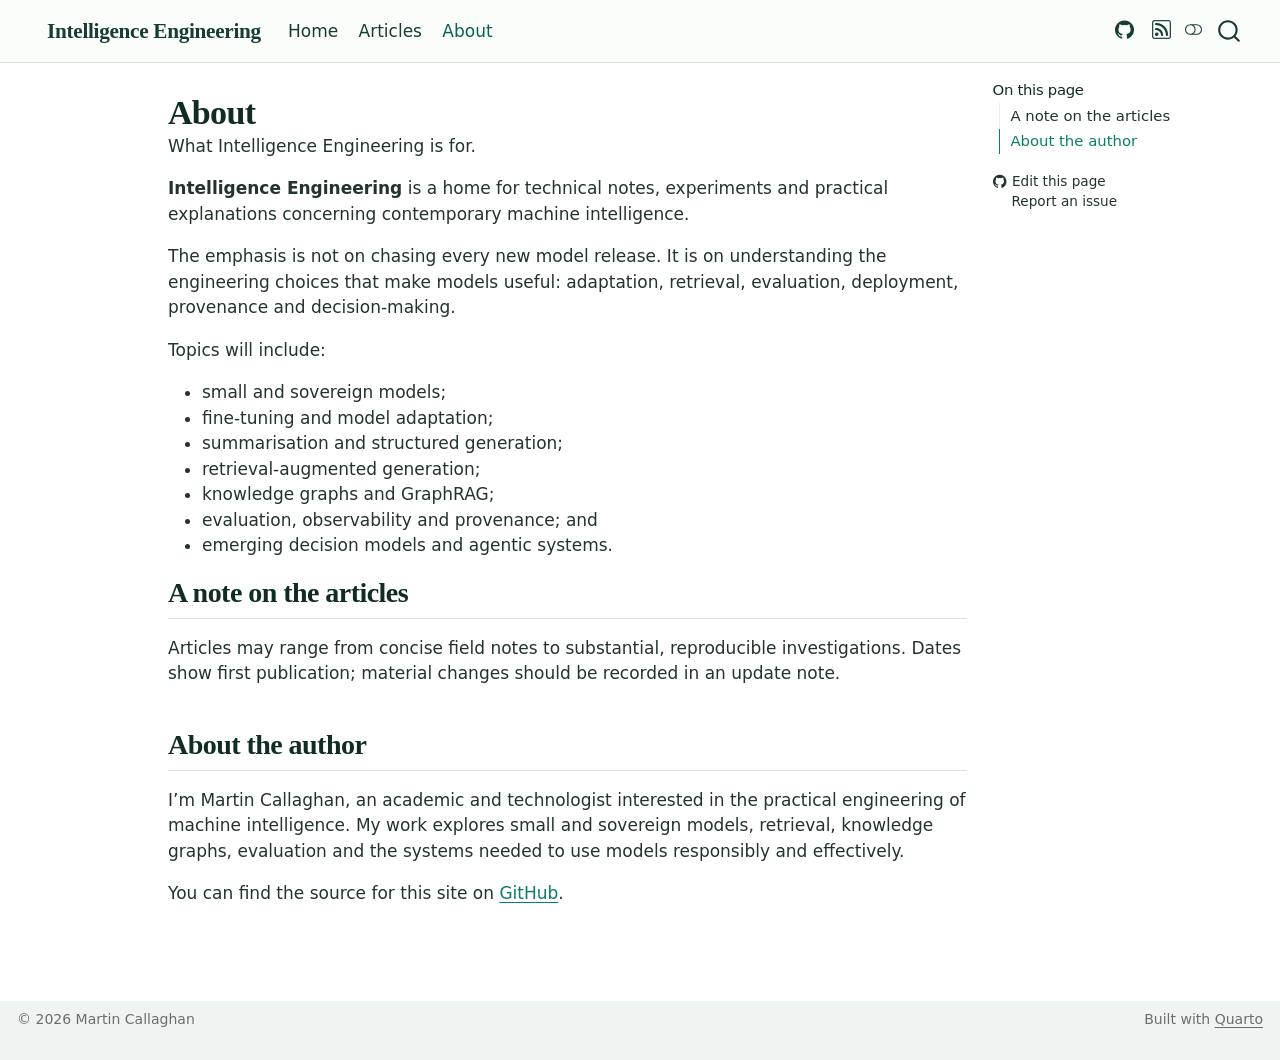
<file: about.html>
<!DOCTYPE html>
<html xmlns="http://www.w3.org/1999/xhtml" lang="en" xml:lang="en"><head>

<meta charset="utf-8">
<meta name="generator" content="quarto-1.10.18">

<meta name="viewport" content="width=device-width, initial-scale=1.0, user-scalable=yes">

<meta name="description" content="What Intelligence Engineering is for.">

<title>About – Intelligence Engineering</title>
<style>
/* Default styles provided by pandoc.
** See https://pandoc.org/MANUAL.html#variables-for-html for config info.
*/
span.smallcaps{font-variant: small-caps;}
div.columns{display: flex; gap: 1.5em;}
div.column{flex: auto;}
@media screen {
div.columns{gap: min(4vw, 1.5em);}
div.column{overflow-x: auto;}
}
div.hanging-indent{margin-left: 1.5em; text-indent: -1.5em;}
ul.task-list{list-style: none;}
ul.task-list li input[type="checkbox"] {
  width: 0.8em;
  margin: 0 0.8em 0.2em -1em; /* quarto-specific, see https://github.com/quarto-dev/quarto-cli/issues/4556 */ 
  vertical-align: middle;
}
</style>


<script src="site_libs/quarto-nav/quarto-nav.js"></script>
<script src="site_libs/quarto-nav/headroom.min.js"></script>
<script src="site_libs/clipboard/clipboard.min.js"></script>
<script src="site_libs/quarto-search/autocomplete.umd.js"></script>
<script src="site_libs/quarto-search/fuse.min.js"></script>
<script src="site_libs/quarto-search/quarto-search.js"></script>
<meta name="quarto:offset" content="./">
<link href="./assets/favicon.svg" rel="icon" type="image/svg+xml">
<script src="site_libs/quarto-html/quarto.js" type="module"></script>
<script src="site_libs/quarto-html/tabsets/tabsets.js" type="module"></script>
<script src="site_libs/quarto-html/popper.min.js"></script>
<script src="site_libs/quarto-html/tippy.umd.min.js"></script>
<script src="site_libs/quarto-html/anchor.min.js"></script>
<link href="site_libs/quarto-html/tippy.css" rel="stylesheet">
<link href="site_libs/quarto-html/quarto-syntax-highlighting-64a204ab8560d761af7679ceaba22944.css" rel="stylesheet" class="quarto-color-scheme" id="quarto-text-highlighting-styles">
<link href="site_libs/quarto-html/quarto-syntax-highlighting-dark-b85bc7c33db8c58e0ec93c3465666fed.css" rel="stylesheet" class="quarto-color-scheme quarto-color-alternate" id="quarto-text-highlighting-styles">
<link href="site_libs/quarto-html/quarto-syntax-highlighting-64a204ab8560d761af7679ceaba22944.css" rel="stylesheet" class="quarto-color-scheme-extra" id="quarto-text-highlighting-styles">
<script src="site_libs/bootstrap/bootstrap.min.js"></script>
<link href="site_libs/bootstrap/bootstrap-icons.css" rel="stylesheet">
<link href="site_libs/bootstrap/bootstrap-06fe36b4a57b3f6aa1ad19e22136bd13.min.css" rel="stylesheet" append-hash="true" class="quarto-color-scheme" id="quarto-bootstrap" data-mode="light">
<link href="site_libs/bootstrap/bootstrap-dark-013d2324009c093c5d057642b62dd5f9.min.css" rel="stylesheet" append-hash="true" class="quarto-color-scheme quarto-color-alternate" id="quarto-bootstrap" data-mode="dark">
<link href="site_libs/bootstrap/bootstrap-06fe36b4a57b3f6aa1ad19e22136bd13.min.css" rel="stylesheet" append-hash="true" class="quarto-color-scheme-extra" id="quarto-bootstrap" data-mode="light">
<script id="quarto-search-options" type="application/json">{
  "location": "navbar",
  "copy-button": false,
  "collapse-after": 3,
  "panel-placement": "end",
  "type": "overlay",
  "limit": 50,
  "keyboard-shortcut": [
    "f",
    "/",
    "s"
  ],
  "show-item-context": false,
  "language": {
    "search-no-results-text": "No results",
    "search-matching-documents-text": "matching documents",
    "search-copy-link-title": "Copy link to search",
    "search-hide-matches-text": "Hide additional matches",
    "search-more-match-text": "more match in this document",
    "search-more-matches-text": "more matches in this document",
    "search-clear-button-title": "Clear",
    "search-text-placeholder": "",
    "search-detached-cancel-button-title": "Cancel",
    "search-submit-button-title": "Submit",
    "search-label": "Search"
  }
}</script>
<style>html{ scroll-behavior: smooth; }</style>


<link rel="stylesheet" href="styles.css">
<meta property="og:title" content="About – Intelligence Engineering">
<meta property="og:description" content="What Intelligence Engineering is for.">
<meta property="og:site_name" content="Intelligence Engineering">
</head>

<body class="nav-fixed quarto-light"><script id="quarto-html-before-body" type="application/javascript">
    const toggleBodyColorMode = (bsSheetEl) => {
      const mode = bsSheetEl.getAttribute("data-mode");
      const bodyEl = window.document.querySelector("body");
      if (mode === "dark") {
        bodyEl.classList.add("quarto-dark");
        bodyEl.classList.remove("quarto-light");
      } else {
        bodyEl.classList.add("quarto-light");
        bodyEl.classList.remove("quarto-dark");
      }
    }
    const toggleBodyColorPrimary = () => {
      const bsSheetEl = window.document.querySelector("link#quarto-bootstrap:not([rel=disabled-stylesheet])");
      if (bsSheetEl) {
        toggleBodyColorMode(bsSheetEl);
      }
    }
    const setColorSchemeToggle = (alternate) => {
      const toggles = window.document.querySelectorAll('.quarto-color-scheme-toggle');
      for (let i=0; i < toggles.length; i++) {
        const toggle = toggles[i];
        if (toggle) {
          if (alternate) {
            toggle.classList.add("alternate");
          } else {
            toggle.classList.remove("alternate");
          }
        }
      }
    };
    const toggleColorMode = (alternate) => {
      // Switch the stylesheets
      const primaryStylesheets = window.document.querySelectorAll('link.quarto-color-scheme:not(.quarto-color-alternate)');
      const alternateStylesheets = window.document.querySelectorAll('link.quarto-color-scheme.quarto-color-alternate');
      manageTransitions('#quarto-margin-sidebar .nav-link', false);
      if (alternate) {
        // note: dark is layered on light, we don't disable primary!
        enableStylesheet(alternateStylesheets);
        for (const sheetNode of alternateStylesheets) {
          if (sheetNode.id === "quarto-bootstrap") {
            toggleBodyColorMode(sheetNode);
          }
        }
      } else {
        disableStylesheet(alternateStylesheets);
        enableStylesheet(primaryStylesheets)
        toggleBodyColorPrimary();
      }
      manageTransitions('#quarto-margin-sidebar .nav-link', true);
      // Switch the toggles
      setColorSchemeToggle(alternate)
      // Hack to workaround the fact that safari doesn't
      // properly recolor the scrollbar when toggling (#1455)
      if (navigator.userAgent.indexOf('Safari') > 0 && navigator.userAgent.indexOf('Chrome') == -1) {
        manageTransitions("body", false);
        window.scrollTo(0, 1);
        setTimeout(() => {
          window.scrollTo(0, 0);
          manageTransitions("body", true);
        }, 40);
      }
    }
    const disableStylesheet = (stylesheets) => {
      for (let i=0; i < stylesheets.length; i++) {
        const stylesheet = stylesheets[i];
        stylesheet.rel = 'disabled-stylesheet';
      }
    }
    const enableStylesheet = (stylesheets) => {
      for (let i=0; i < stylesheets.length; i++) {
        const stylesheet = stylesheets[i];
        if(stylesheet.rel !== 'stylesheet') { // for Chrome, which will still FOUC without this check
          stylesheet.rel = 'stylesheet';
        }
      }
    }
    const manageTransitions = (selector, allowTransitions) => {
      const els = window.document.querySelectorAll(selector);
      for (let i=0; i < els.length; i++) {
        const el = els[i];
        if (allowTransitions) {
          el.classList.remove('notransition');
        } else {
          el.classList.add('notransition');
        }
      }
    }
    const isFileUrl = () => {
      return window.location.protocol === 'file:';
    }
    const hasAlternateSentinel = () => {
      let styleSentinel = getColorSchemeSentinel();
      if (styleSentinel !== null) {
        return styleSentinel === "alternate";
      } else {
        return false;
      }
    }
    const setStyleSentinel = (alternate) => {
      const value = alternate ? "alternate" : "default";
      if (!isFileUrl()) {
        window.localStorage.setItem("quarto-color-scheme", value);
      } else {
        localAlternateSentinel = value;
      }
    }
    const getColorSchemeSentinel = () => {
      if (!isFileUrl()) {
        const storageValue = window.localStorage.getItem("quarto-color-scheme");
        return storageValue != null ? storageValue : localAlternateSentinel;
      } else {
        return localAlternateSentinel;
      }
    }
    const toggleGiscusIfUsed = (isAlternate, darkModeDefault) => {
      const baseTheme = document.querySelector('#giscus-base-theme')?.value ?? 'light';
      const alternateTheme = document.querySelector('#giscus-alt-theme')?.value ?? 'dark';
      let newTheme = '';
      if(authorPrefersDark) {
        newTheme = isAlternate ? baseTheme : alternateTheme;
      } else {
        newTheme = isAlternate ? alternateTheme : baseTheme;
      }
      const changeGiscusTheme = () => {
        // From: https://github.com/giscus/giscus/issues/336
        const sendMessage = (message) => {
          const iframe = document.querySelector('iframe.giscus-frame');
          if (!iframe) return;
          iframe.contentWindow.postMessage({ giscus: message }, 'https://giscus.app');
        }
        sendMessage({
          setConfig: {
            theme: newTheme
          }
        });
      }
      const isGiscussLoaded = window.document.querySelector('iframe.giscus-frame') !== null;
      if (isGiscussLoaded) {
        changeGiscusTheme();
      }
    };
    const authorPrefersDark = false;
    const darkModeDefault = authorPrefersDark;
      document.querySelector('link#quarto-text-highlighting-styles.quarto-color-scheme-extra').rel = 'disabled-stylesheet';
      document.querySelector('link#quarto-bootstrap.quarto-color-scheme-extra').rel = 'disabled-stylesheet';
    let localAlternateSentinel = darkModeDefault ? 'alternate' : 'default';
    // Dark / light mode switch
    window.quartoToggleColorScheme = () => {
      // Read the current dark / light value
      let toAlternate = !hasAlternateSentinel();
      toggleColorMode(toAlternate);
      setStyleSentinel(toAlternate);
      toggleGiscusIfUsed(toAlternate, darkModeDefault);
      window.dispatchEvent(new Event('resize'));
    };
    // Switch to dark mode if need be
    if (hasAlternateSentinel()) {
      toggleColorMode(true);
    } else {
      toggleColorMode(false);
    }
  </script>

<div id="quarto-search-results"></div>
  <header id="quarto-header" class="headroom fixed-top">
    <nav class="navbar navbar-expand-lg " data-bs-theme="dark">
      <div class="navbar-container container-fluid">
      <div class="navbar-brand-container mx-auto">
    <a href="./index.html" class="navbar-brand navbar-brand-logo">
    <img src="./assets/logo.svg" alt="" class="navbar-logo light-content">
    <img src="./assets/logo.svg" alt="" class="navbar-logo dark-content">
    </a>
    <a class="navbar-brand" href="./index.html">
    <span class="navbar-title">Intelligence Engineering</span>
    </a>
  </div>
            <div id="quarto-search" class="" title="Search"></div>
          <button class="navbar-toggler" type="button" data-bs-toggle="collapse" data-bs-target="#navbarCollapse" aria-controls="navbarCollapse" role="menu" aria-expanded="false" aria-label="Toggle navigation" onclick="if (window.quartoToggleHeadroom) { window.quartoToggleHeadroom(); }">
  <span class="navbar-toggler-icon"></span>
</button>
          <div class="collapse navbar-collapse" id="navbarCollapse">
            <ul class="navbar-nav navbar-nav-scroll me-auto">
  <li class="nav-item">
    <a class="nav-link" href="./index.html"> 
<span class="menu-text">Home</span></a>
  </li>  
  <li class="nav-item">
    <a class="nav-link" href="./articles.html"> 
<span class="menu-text">Articles</span></a>
  </li>  
  <li class="nav-item">
    <a class="nav-link active" href="./about.html" aria-current="page"> 
<span class="menu-text">About</span></a>
  </li>  
</ul>
            <ul class="navbar-nav navbar-nav-scroll ms-auto">
  <li class="nav-item compact">
    <a class="nav-link" href="https://github.com/callaghanmt/intelligence-engineering"> <i class="bi bi-github" role="img" aria-label="GitHub">
</i> 
<span class="menu-text"></span></a>
  </li>  
  <li class="nav-item compact">
    <a class="nav-link" href="./index.xml"> <i class="bi bi-rss" role="img" aria-label="RSS">
</i> 
<span class="menu-text"></span></a>
  </li>  
</ul>
          </div> <!-- /navcollapse -->
            <div class="quarto-navbar-tools">
  <a href="" class="quarto-color-scheme-toggle quarto-navigation-tool  px-1" onclick="window.quartoToggleColorScheme(); return false;" title="Toggle dark mode"><i class="bi"></i></a>
</div>
      </div> <!-- /container-fluid -->
    </nav>
</header>
<!-- content -->
<div id="quarto-content" class="quarto-container page-columns page-rows-contents page-layout-article page-navbar">
<!-- sidebar -->
<!-- margin-sidebar -->
    <div id="quarto-margin-sidebar" class="sidebar margin-sidebar">
        <nav id="TOC" role="doc-toc" class="toc-active">
    <h2 id="toc-title">On this page</h2>
   
  <ul>
  <li><a href="#a-note-on-the-articles" id="toc-a-note-on-the-articles" class="nav-link active" data-scroll-target="#a-note-on-the-articles">A note on the articles</a></li>
  <li><a href="#about-the-author" id="toc-about-the-author" class="nav-link" data-scroll-target="#about-the-author">About the author</a></li>
  </ul>
<div class="toc-actions"><ul><li><a href="https://github.com/callaghanmt/intelligence-engineering/edit/main/about.qmd" class="toc-action"><i class="bi bi-github"></i>Edit this page</a></li><li><a href="https://github.com/callaghanmt/intelligence-engineering/issues/new" class="toc-action"><i class="bi empty"></i>Report an issue</a></li></ul></div></nav>
    </div>
<!-- main -->
<main class="content" id="quarto-document-content">


<header id="title-block-header" class="quarto-title-block default">
<div class="quarto-title">
<h1 class="title">About</h1>
</div>

<div>
  <div class="description">
    What Intelligence Engineering is for.
  </div>
</div>


<div class="quarto-title-meta">

    
  
    
  </div>
  


</header>


<p><strong>Intelligence Engineering</strong> is a home for technical notes, experiments and practical explanations concerning contemporary machine intelligence.</p>
<p>The emphasis is not on chasing every new model release. It is on understanding the engineering choices that make models useful: adaptation, retrieval, evaluation, deployment, provenance and decision-making.</p>
<p>Topics will include:</p>
<ul>
<li>small and sovereign models;</li>
<li>fine-tuning and model adaptation;</li>
<li>summarisation and structured generation;</li>
<li>retrieval-augmented generation;</li>
<li>knowledge graphs and GraphRAG;</li>
<li>evaluation, observability and provenance; and</li>
<li>emerging decision models and agentic systems.</li>
</ul>
<section id="a-note-on-the-articles" class="level2">
<h2 class="anchored" data-anchor-id="a-note-on-the-articles">A note on the articles</h2>
<p>Articles may range from concise field notes to substantial, reproducible investigations. Dates show first publication; material changes should be recorded in an update note.</p>
</section>
<section id="about-the-author" class="level2">
<h2 class="anchored" data-anchor-id="about-the-author">About the author</h2>
<p>I’m Martin Callaghan, an academic and technologist interested in the practical engineering of machine intelligence. My work explores small and sovereign models, retrieval, knowledge graphs, evaluation and the systems needed to use models responsibly and effectively.</p>
<p>You can find the source for this site on <a href="https://github.com/callaghanmt/intelligence-engineering">GitHub</a>.</p>


</section>

</main> <!-- /main -->
<script id="quarto-html-after-body" type="application/javascript">
  window.document.addEventListener("DOMContentLoaded", function (event) {
    // Ensure there is a toggle, if there isn't float one in the top right
    if (window.document.querySelector('.quarto-color-scheme-toggle') === null) {
      const a = window.document.createElement('a');
      a.classList.add('top-right');
      a.classList.add('quarto-color-scheme-toggle');
      a.href = "";
      a.onclick = function() { try { window.quartoToggleColorScheme(); } catch {} return false; };
      const i = window.document.createElement("i");
      i.classList.add('bi');
      a.appendChild(i);
      window.document.body.appendChild(a);
    }
    setColorSchemeToggle(hasAlternateSentinel())
    const icon = "";
    const anchorJS = new window.AnchorJS();
    anchorJS.options = {
      placement: 'right',
      icon: icon
    };
    anchorJS.add('.anchored');
    const isCodeAnnotation = (el) => {
      for (const clz of el.classList) {
        if (clz.startsWith('code-annotation-')) {                     
          return true;
        }
      }
      return false;
    }
    const onCopySuccess = function(e) {
      // button target
      const button = e.trigger;
      // don't keep focus
      button.blur();
      // flash "checked"
      button.classList.add('code-copy-button-checked');
      var currentTitle = button.getAttribute("title");
      button.setAttribute("title", "Copied!");
      let tooltip;
      if (window.bootstrap) {
        button.setAttribute("data-bs-toggle", "tooltip");
        button.setAttribute("data-bs-placement", "left");
        button.setAttribute("data-bs-title", "Copied!");
        tooltip = new bootstrap.Tooltip(button, 
          { trigger: "manual", 
            customClass: "code-copy-button-tooltip",
            offset: [0, -8]});
        tooltip.show();    
      }
      setTimeout(function() {
        if (tooltip) {
          tooltip.hide();
          button.removeAttribute("data-bs-title");
          button.removeAttribute("data-bs-toggle");
          button.removeAttribute("data-bs-placement");
        }
        button.setAttribute("title", currentTitle);
        button.classList.remove('code-copy-button-checked');
      }, 1000);
      // clear code selection
      e.clearSelection();
    }
    const getTextToCopy = function(trigger) {
      const outerScaffold = trigger.parentElement.cloneNode(true);
      const codeEl = outerScaffold.querySelector('code');
      for (const childEl of codeEl.children) {
        if (isCodeAnnotation(childEl)) {
          childEl.remove();
        }
      }
      return codeEl.innerText;
    }
    const clipboard = new window.ClipboardJS('.code-copy-button:not([data-in-quarto-modal])', {
      text: getTextToCopy
    });
    clipboard.on('success', onCopySuccess);
    if (window.document.getElementById('quarto-embedded-source-code-modal')) {
      const clipboardModal = new window.ClipboardJS('.code-copy-button[data-in-quarto-modal]', {
        text: getTextToCopy,
        container: window.document.getElementById('quarto-embedded-source-code-modal')
      });
      clipboardModal.on('success', onCopySuccess);
    }
      var localhostRegex = new RegExp(/^(?:http|https):\/\/localhost\:?[0-9]*\//);
      var mailtoRegex = new RegExp(/^mailto:/);
        var filterRegex = new RegExp("https:\/\/callaghanmt\.github\.io\/intelligence-engineering\/");
      var isInternal = (href) => {
          return filterRegex.test(href) || localhostRegex.test(href) || mailtoRegex.test(href);
      }
      // Inspect non-navigation links and adorn them if external
     var links = window.document.querySelectorAll('a[href]:not(.nav-link):not(.navbar-brand):not(.toc-action):not(.sidebar-link):not(.sidebar-item-toggle):not(.pagination-link):not(.no-external):not([aria-hidden]):not(.dropdown-item):not(.quarto-navigation-tool):not(.about-link)');
      for (var i=0; i<links.length; i++) {
        const link = links[i];
        if (!isInternal(link.href)) {
          // undo the damage that might have been done by quarto-nav.js in the case of
          // links that we want to consider external
          if (link.dataset.originalHref !== undefined) {
            link.href = link.dataset.originalHref;
          }
            // target, if specified
            link.setAttribute("target", "_blank");
            if (link.getAttribute("rel") === null) {
              link.setAttribute("rel", "noopener");
            }
        }
      }
    function tippyHover(el, contentFn, onTriggerFn, onUntriggerFn) {
      const config = {
        allowHTML: true,
        maxWidth: 500,
        delay: 100,
        arrow: false,
        appendTo: function(el) {
            return el.parentElement;
        },
        interactive: true,
        interactiveBorder: 10,
        theme: 'quarto',
        placement: 'bottom-start',
      };
      if (contentFn) {
        config.content = contentFn;
      }
      if (onTriggerFn) {
        config.onTrigger = onTriggerFn;
      }
      if (onUntriggerFn) {
        config.onUntrigger = onUntriggerFn;
      }
      window.tippy(el, config); 
    }
    const noterefs = window.document.querySelectorAll('a[role="doc-noteref"]');
    for (var i=0; i<noterefs.length; i++) {
      const ref = noterefs[i];
      tippyHover(ref, function() {
        // use id or data attribute instead here
        let href = ref.getAttribute('data-footnote-href') || ref.getAttribute('href');
        try { href = new URL(href).hash; } catch {}
        const id = href.replace(/^#\/?/, "");
        const note = window.document.getElementById(id);
        if (note) {
          return note.innerHTML;
        } else {
          return "";
        }
      });
    }
    const xrefs = window.document.querySelectorAll('a.quarto-xref');
    const processXRef = (id, note) => {
      // Strip column container classes
      const stripColumnClz = (el) => {
        el.classList.remove("page-full", "page-columns");
        if (el.children) {
          for (const child of el.children) {
            stripColumnClz(child);
          }
        }
      }
      stripColumnClz(note)
      if (id === null || id.startsWith('sec-')) {
        // Special case sections, only their first couple elements
        const container = document.createElement("div");
        if (note.children && note.children.length > 2) {
          container.appendChild(note.children[0].cloneNode(true));
          for (let i = 1; i < note.children.length; i++) {
            const child = note.children[i];
            if (child.tagName === "P" && child.innerText === "") {
              continue;
            } else {
              container.appendChild(child.cloneNode(true));
              break;
            }
          }
          if (window.Quarto?.typesetMath) {
            window.Quarto.typesetMath(container);
          }
          return container.innerHTML
        } else {
          if (window.Quarto?.typesetMath) {
            window.Quarto.typesetMath(note);
          }
          return note.innerHTML;
        }
      } else {
        // Remove any anchor links if they are present
        const anchorLink = note.querySelector('a.anchorjs-link');
        if (anchorLink) {
          anchorLink.remove();
        }
        if (window.Quarto?.typesetMath) {
          window.Quarto.typesetMath(note);
        }
        if (note.classList.contains("callout")) {
          return note.outerHTML;
        } else {
          return note.innerHTML;
        }
      }
    }
    for (var i=0; i<xrefs.length; i++) {
      const xref = xrefs[i];
      tippyHover(xref, undefined, function(instance) {
        instance.disable();
        let url = xref.getAttribute('href');
        let hash = undefined; 
        if (url.startsWith('#')) {
          hash = url;
        } else {
          try { hash = new URL(url).hash; } catch {}
        }
        if (hash) {
          const id = hash.replace(/^#\/?/, "");
          const note = window.document.getElementById(id);
          if (note !== null) {
            try {
              const html = processXRef(id, note.cloneNode(true));
              instance.setContent(html);
            } finally {
              instance.enable();
              instance.show();
            }
          } else {
            // See if we can fetch this
            fetch(url.split('#')[0])
            .then(res => res.text())
            .then(html => {
              const parser = new DOMParser();
              const htmlDoc = parser.parseFromString(html, "text/html");
              const note = htmlDoc.getElementById(id);
              if (note !== null) {
                const html = processXRef(id, note);
                instance.setContent(html);
              } 
            }).finally(() => {
              instance.enable();
              instance.show();
            });
          }
        } else {
          // See if we can fetch a full url (with no hash to target)
          // This is a special case and we should probably do some content thinning / targeting
          fetch(url)
          .then(res => res.text())
          .then(html => {
            const parser = new DOMParser();
            const htmlDoc = parser.parseFromString(html, "text/html");
            const note = htmlDoc.querySelector('main.content');
            if (note !== null) {
              // This should only happen for chapter cross references
              // (since there is no id in the URL)
              // remove the first header
              if (note.children.length > 0 && note.children[0].tagName === "HEADER") {
                note.children[0].remove();
              }
              const html = processXRef(null, note);
              instance.setContent(html);
            } 
          }).finally(() => {
            instance.enable();
            instance.show();
          });
        }
      }, function(instance) {
      });
    }
        let selectedAnnoteEl;
        const selectorForAnnotation = ( cell, annotation) => {
          let cellAttr = 'data-code-cell="' + cell + '"';
          let lineAttr = 'data-code-annotation="' +  annotation + '"';
          const selector = 'span[' + cellAttr + '][' + lineAttr + ']';
          return selector;
        }
        const selectCodeLines = (annoteEl) => {
          const doc = window.document;
          const targetCell = annoteEl.getAttribute("data-target-cell");
          const targetAnnotation = annoteEl.getAttribute("data-target-annotation");
          const annoteSpan = window.document.querySelector(selectorForAnnotation(targetCell, targetAnnotation));
          const lines = annoteSpan.getAttribute("data-code-lines").split(",");
          const lineIds = lines.map((line) => {
            return targetCell + "-" + line;
          })
          let top = null;
          let height = null;
          let parent = null;
          if (lineIds.length > 0) {
              //compute the position of the single el (top and bottom and make a div)
              const el = window.document.getElementById(lineIds[0]);
              top = el.offsetTop;
              height = el.offsetHeight;
              parent = el.parentElement.parentElement;
            if (lineIds.length > 1) {
              const lastEl = window.document.getElementById(lineIds[lineIds.length - 1]);
              const bottom = lastEl.offsetTop + lastEl.offsetHeight;
              height = bottom - top;
            }
            if (top !== null && height !== null && parent !== null) {
              // cook up a div (if necessary) and position it 
              let div = window.document.getElementById("code-annotation-line-highlight");
              if (div === null) {
                div = window.document.createElement("div");
                div.setAttribute("id", "code-annotation-line-highlight");
                div.style.position = 'absolute';
                parent.appendChild(div);
              }
              div.style.top = top - 2 + "px";
              div.style.height = height + 4 + "px";
              div.style.left = 0;
              let gutterDiv = window.document.getElementById("code-annotation-line-highlight-gutter");
              if (gutterDiv === null) {
                gutterDiv = window.document.createElement("div");
                gutterDiv.setAttribute("id", "code-annotation-line-highlight-gutter");
                gutterDiv.style.position = 'absolute';
                const codeCell = window.document.getElementById(targetCell);
                const gutter = codeCell.querySelector('.code-annotation-gutter');
                gutter.appendChild(gutterDiv);
              }
              gutterDiv.style.top = top - 2 + "px";
              gutterDiv.style.height = height + 4 + "px";
            }
            selectedAnnoteEl = annoteEl;
          }
        };
        const unselectCodeLines = () => {
          const elementsIds = ["code-annotation-line-highlight", "code-annotation-line-highlight-gutter"];
          elementsIds.forEach((elId) => {
            const div = window.document.getElementById(elId);
            if (div) {
              div.remove();
            }
          });
          selectedAnnoteEl = undefined;
        };
          // Handle positioning of the toggle
      window.addEventListener(
        "resize",
        throttle(() => {
          elRect = undefined;
          if (selectedAnnoteEl) {
            selectCodeLines(selectedAnnoteEl);
          }
        }, 10)
      );
      function throttle(fn, ms) {
      let throttle = false;
      let timer;
        return (...args) => {
          if(!throttle) { // first call gets through
              fn.apply(this, args);
              throttle = true;
          } else { // all the others get throttled
              if(timer) clearTimeout(timer); // cancel #2
              timer = setTimeout(() => {
                fn.apply(this, args);
                timer = throttle = false;
              }, ms);
          }
        };
      }
        // Attach click handler to the DT
        const annoteDls = window.document.querySelectorAll('dt[data-target-cell]');
        for (const annoteDlNode of annoteDls) {
          annoteDlNode.addEventListener('click', (event) => {
            const clickedEl = event.target;
            if (clickedEl !== selectedAnnoteEl) {
              unselectCodeLines();
              const activeEl = window.document.querySelector('dt[data-target-cell].code-annotation-active');
              if (activeEl) {
                activeEl.classList.remove('code-annotation-active');
              }
              selectCodeLines(clickedEl);
              clickedEl.classList.add('code-annotation-active');
            } else {
              // Unselect the line
              unselectCodeLines();
              clickedEl.classList.remove('code-annotation-active');
            }
          });
        }
    const findCites = (el) => {
      const parentEl = el.parentElement;
      if (parentEl) {
        const cites = parentEl.dataset.cites;
        if (cites) {
          return {
            el,
            cites: cites.split(' ')
          };
        } else {
          return findCites(el.parentElement)
        }
      } else {
        return undefined;
      }
    };
    var bibliorefs = window.document.querySelectorAll('a[role="doc-biblioref"]');
    for (var i=0; i<bibliorefs.length; i++) {
      const ref = bibliorefs[i];
      const citeInfo = findCites(ref);
      if (citeInfo) {
        tippyHover(citeInfo.el, function() {
          var popup = window.document.createElement('div');
          citeInfo.cites.forEach(function(cite) {
            var citeDiv = window.document.createElement('div');
            citeDiv.classList.add('hanging-indent');
            citeDiv.classList.add('csl-entry');
            var biblioDiv = window.document.getElementById('ref-' + cite);
            if (biblioDiv) {
              citeDiv.innerHTML = biblioDiv.innerHTML;
            }
            popup.appendChild(citeDiv);
          });
          return popup.innerHTML;
        });
      }
    }
  });
  </script>
</div> <!-- /content -->
<footer class="footer">
  <div class="nav-footer">
    <div class="nav-footer-left">
<p>© 2026 Martin Callaghan</p>
</div>   
    <div class="nav-footer-center">
      &nbsp;
    <div class="toc-actions d-sm-block d-md-none"><ul><li><a href="https://github.com/callaghanmt/intelligence-engineering/edit/main/about.qmd" class="toc-action"><i class="bi bi-github"></i>Edit this page</a></li><li><a href="https://github.com/callaghanmt/intelligence-engineering/issues/new" class="toc-action"><i class="bi empty"></i>Report an issue</a></li></ul></div></div>
    <div class="nav-footer-right">
<p>Built with <a href="https://quarto.org/">Quarto</a></p>
</div>
  </div>
</footer>




<script src="site_libs/quarto-html/zenscroll-min.js"></script>
</body></html>
</file>
<file: site_libs/quarto-html/tippy.css>
.tippy-box[data-animation=fade][data-state=hidden]{opacity:0}[data-tippy-root]{max-width:calc(100vw - 10px)}.tippy-box{position:relative;background-color:#333;color:#fff;border-radius:4px;font-size:14px;line-height:1.4;white-space:normal;outline:0;transition-property:transform,visibility,opacity}.tippy-box[data-placement^=top]>.tippy-arrow{bottom:0}.tippy-box[data-placement^=top]>.tippy-arrow:before{bottom:-7px;left:0;border-width:8px 8px 0;border-top-color:initial;transform-origin:center top}.tippy-box[data-placement^=bottom]>.tippy-arrow{top:0}.tippy-box[data-placement^=bottom]>.tippy-arrow:before{top:-7px;left:0;border-width:0 8px 8px;border-bottom-color:initial;transform-origin:center bottom}.tippy-box[data-placement^=left]>.tippy-arrow{right:0}.tippy-box[data-placement^=left]>.tippy-arrow:before{border-width:8px 0 8px 8px;border-left-color:initial;right:-7px;transform-origin:center left}.tippy-box[data-placement^=right]>.tippy-arrow{left:0}.tippy-box[data-placement^=right]>.tippy-arrow:before{left:-7px;border-width:8px 8px 8px 0;border-right-color:initial;transform-origin:center right}.tippy-box[data-inertia][data-state=visible]{transition-timing-function:cubic-bezier(.54,1.5,.38,1.11)}.tippy-arrow{width:16px;height:16px;color:#333}.tippy-arrow:before{content:"";position:absolute;border-color:transparent;border-style:solid}.tippy-content{position:relative;padding:5px 9px;z-index:1}
</file>
<file: site_libs/quarto-html/quarto-syntax-highlighting-64a204ab8560d761af7679ceaba22944.css>
/* quarto syntax highlight colors */
:root {
  --quarto-hl-ot-color: #003B4F;
  --quarto-hl-at-color: #657422;
  --quarto-hl-ss-color: #20794D;
  --quarto-hl-an-color: #5E5E5E;
  --quarto-hl-fu-color: #4758AB;
  --quarto-hl-st-color: #20794D;
  --quarto-hl-cf-color: #003B4F;
  --quarto-hl-op-color: #5E5E5E;
  --quarto-hl-er-color: #AD0000;
  --quarto-hl-bn-color: #AD0000;
  --quarto-hl-al-color: #AD0000;
  --quarto-hl-va-color: #111111;
  --quarto-hl-bu-color: inherit;
  --quarto-hl-ex-color: inherit;
  --quarto-hl-pp-color: #AD0000;
  --quarto-hl-in-color: #5E5E5E;
  --quarto-hl-vs-color: #20794D;
  --quarto-hl-wa-color: #5E5E5E;
  --quarto-hl-do-color: #5E5E5E;
  --quarto-hl-im-color: #00769E;
  --quarto-hl-ch-color: #20794D;
  --quarto-hl-dt-color: #AD0000;
  --quarto-hl-fl-color: #AD0000;
  --quarto-hl-co-color: #5E5E5E;
  --quarto-hl-cv-color: #5E5E5E;
  --quarto-hl-cn-color: #8f5902;
  --quarto-hl-sc-color: #5E5E5E;
  --quarto-hl-dv-color: #AD0000;
  --quarto-hl-kw-color: #003B4F;
}

/* other quarto variables */
:root {
  --quarto-font-monospace: SFMono-Regular, Menlo, Monaco, Consolas, "Liberation Mono", "Courier New", monospace;
}

/* syntax highlight based on Pandoc's rules */
pre > code.sourceCode > span {
  color: #003B4F;
}

code.sourceCode > span {
  color: #003B4F;
}

div.sourceCode,
div.sourceCode pre.sourceCode {
  color: #003B4F;
}

/* Normal */
code span {
  color: #003B4F;
}

/* Alert */
code span.al {
  color: #AD0000;
  font-style: inherit;
}

/* Annotation */
code span.an {
  color: #5E5E5E;
  font-style: inherit;
}

/* Attribute */
code span.at {
  color: #657422;
  font-style: inherit;
}

/* BaseN */
code span.bn {
  color: #AD0000;
  font-style: inherit;
}

/* BuiltIn */
code span.bu {
  font-style: inherit;
}

/* ControlFlow */
code span.cf {
  color: #003B4F;
  font-weight: bold;
  font-style: inherit;
}

/* Char */
code span.ch {
  color: #20794D;
  font-style: inherit;
}

/* Constant */
code span.cn {
  color: #8f5902;
  font-style: inherit;
}

/* Comment */
code span.co {
  color: #5E5E5E;
  font-style: inherit;
}

/* CommentVar */
code span.cv {
  color: #5E5E5E;
  font-style: italic;
}

/* Documentation */
code span.do {
  color: #5E5E5E;
  font-style: italic;
}

/* DataType */
code span.dt {
  color: #AD0000;
  font-style: inherit;
}

/* DecVal */
code span.dv {
  color: #AD0000;
  font-style: inherit;
}

/* Error */
code span.er {
  color: #AD0000;
  font-style: inherit;
}

/* Extension */
code span.ex {
  font-style: inherit;
}

/* Float */
code span.fl {
  color: #AD0000;
  font-style: inherit;
}

/* Function */
code span.fu {
  color: #4758AB;
  font-style: inherit;
}

/* Import */
code span.im {
  color: #00769E;
  font-style: inherit;
}

/* Information */
code span.in {
  color: #5E5E5E;
  font-style: inherit;
}

/* Keyword */
code span.kw {
  color: #003B4F;
  font-weight: bold;
  font-style: inherit;
}

/* Operator */
code span.op {
  color: #5E5E5E;
  font-style: inherit;
}

/* Other */
code span.ot {
  color: #003B4F;
  font-style: inherit;
}

/* Preprocessor */
code span.pp {
  color: #AD0000;
  font-style: inherit;
}

/* SpecialChar */
code span.sc {
  color: #5E5E5E;
  font-style: inherit;
}

/* SpecialString */
code span.ss {
  color: #20794D;
  font-style: inherit;
}

/* String */
code span.st {
  color: #20794D;
  font-style: inherit;
}

/* Variable */
code span.va {
  color: #111111;
  font-style: inherit;
}

/* VerbatimString */
code span.vs {
  color: #20794D;
  font-style: inherit;
}

/* Warning */
code span.wa {
  color: #5E5E5E;
  font-style: italic;
}

.prevent-inlining {
  content: "</";
}

/*# sourceMappingURL=9d8d5bb603a83b8298b89080a598c93b.css.map */
</file>
<file: site_libs/quarto-html/quarto-syntax-highlighting-dark-b85bc7c33db8c58e0ec93c3465666fed.css>
/* quarto syntax highlight colors */
:root {
  --quarto-hl-al-color: #f07178;
  --quarto-hl-an-color: #d4d0ab;
  --quarto-hl-at-color: #00e0e0;
  --quarto-hl-bn-color: #d4d0ab;
  --quarto-hl-bu-color: #abe338;
  --quarto-hl-ch-color: #abe338;
  --quarto-hl-co-color: #f8f8f2;
  --quarto-hl-cv-color: #ffd700;
  --quarto-hl-cn-color: #ffd700;
  --quarto-hl-cf-color: #ffa07a;
  --quarto-hl-dt-color: #ffa07a;
  --quarto-hl-dv-color: #d4d0ab;
  --quarto-hl-do-color: #f8f8f2;
  --quarto-hl-er-color: #f07178;
  --quarto-hl-ex-color: #00e0e0;
  --quarto-hl-fl-color: #d4d0ab;
  --quarto-hl-fu-color: #ffa07a;
  --quarto-hl-im-color: #abe338;
  --quarto-hl-in-color: #d4d0ab;
  --quarto-hl-kw-color: #ffa07a;
  --quarto-hl-op-color: #ffa07a;
  --quarto-hl-ot-color: #00e0e0;
  --quarto-hl-pp-color: #dcc6e0;
  --quarto-hl-re-color: #00e0e0;
  --quarto-hl-sc-color: #abe338;
  --quarto-hl-ss-color: #abe338;
  --quarto-hl-st-color: #abe338;
  --quarto-hl-va-color: #00e0e0;
  --quarto-hl-vs-color: #abe338;
  --quarto-hl-wa-color: #dcc6e0;
}

/* other quarto variables */
:root {
  --quarto-font-monospace: SFMono-Regular, Menlo, Monaco, Consolas, "Liberation Mono", "Courier New", monospace;
}

/* syntax highlight based on Pandoc's rules */
pre > code.sourceCode > span {
  color: #f8f8f2;
}

code.sourceCode > span {
  color: #f8f8f2;
}

div.sourceCode,
div.sourceCode pre.sourceCode {
  color: #f8f8f2;
}

/* Normal */
code span {
  color: #f8f8f2;
}

/* Alert */
code span.al {
  color: #f07178;
}

/* Annotation */
code span.an {
  color: #d4d0ab;
}

/* Attribute */
code span.at {
  color: #00e0e0;
}

/* BaseN */
code span.bn {
  color: #d4d0ab;
}

/* BuiltIn */
code span.bu {
  color: #abe338;
}

/* ControlFlow */
code span.cf {
  font-weight: bold;
  color: #ffa07a;
}

/* Char */
code span.ch {
  color: #abe338;
}

/* Constant */
code span.cn {
  color: #ffd700;
}

/* Comment */
code span.co {
  font-style: italic;
  color: #f8f8f2;
}

/* CommentVar */
code span.cv {
  color: #ffd700;
}

/* Documentation */
code span.do {
  color: #f8f8f2;
}

/* DataType */
code span.dt {
  color: #ffa07a;
}

/* DecVal */
code span.dv {
  color: #d4d0ab;
}

/* Error */
code span.er {
  color: #f07178;
  text-decoration: underline;
}

/* Extension */
code span.ex {
  font-weight: bold;
  color: #00e0e0;
}

/* Float */
code span.fl {
  color: #d4d0ab;
}

/* Function */
code span.fu {
  color: #ffa07a;
}

/* Import */
code span.im {
  color: #abe338;
}

/* Information */
code span.in {
  color: #d4d0ab;
}

/* Keyword */
code span.kw {
  font-weight: bold;
  color: #ffa07a;
}

/* Operator */
code span.op {
  color: #ffa07a;
}

/* Other */
code span.ot {
  color: #00e0e0;
}

/* Preprocessor */
code span.pp {
  color: #dcc6e0;
}

/* RegionMarker */
code span.re {
  background-color: #f8f8f2;
  color: #00e0e0;
}

/* SpecialChar */
code span.sc {
  color: #abe338;
}

/* SpecialString */
code span.ss {
  color: #abe338;
}

/* String */
code span.st {
  color: #abe338;
}

/* Variable */
code span.va {
  color: #00e0e0;
}

/* VerbatimString */
code span.vs {
  color: #abe338;
}

/* Warning */
code span.wa {
  color: #dcc6e0;
}

.prevent-inlining {
  content: "</";
}

/*# sourceMappingURL=4ed8f1090dec6531da29ab00902aa718.css.map */
</file>
<file: styles.css>
/* Intelligence Engineering — shared presentation styles */

:root {
  --ie-green: #087f67;
  --ie-mint: #dff4ed;
  --ie-ink: #102c25;
  --ie-rule: rgba(80, 110, 100, 0.22);
}

body {
  -webkit-font-smoothing: antialiased;
}

.navbar-brand img {
  max-height: 34px;
  margin-right: 0.55rem;
}

.navbar-title {
  font-family: Georgia, "Times New Roman", serif;
  font-weight: 700;
  letter-spacing: -0.015em;
}

.hero {
  position: relative;
  overflow: hidden;
  margin: 0 0 3.5rem;
  padding: clamp(3rem, 8vw, 6.5rem) clamp(1.5rem, 7vw, 6rem);
  border: 1px solid var(--ie-rule);
  border-radius: 1.25rem;
  background:
    radial-gradient(circle at 88% 18%, rgba(32, 167, 135, 0.24), transparent 25%),
    radial-gradient(circle at 75% 80%, rgba(77, 122, 179, 0.14), transparent 28%),
    linear-gradient(135deg, rgba(8, 127, 103, 0.10), rgba(8, 127, 103, 0.015));
}

.hero::after {
  content: "";
  position: absolute;
  width: 19rem;
  height: 19rem;
  right: -6rem;
  bottom: -9rem;
  border: 1px solid rgba(8, 127, 103, 0.25);
  border-radius: 50%;
  box-shadow: 0 0 0 2.8rem rgba(8, 127, 103, 0.05), 0 0 0 5.6rem rgba(8, 127, 103, 0.035);
  pointer-events: none;
}

.hero h1 {
  max-width: 14ch;
  margin: 0.3rem 0 1.15rem;
  font-size: clamp(2.6rem, 7vw, 5.5rem);
  line-height: 0.98;
  letter-spacing: -0.045em;
}

.hero > p {
  max-width: 45rem;
  font-size: clamp(1.05rem, 2vw, 1.3rem);
  line-height: 1.65;
}

.hero-kicker {
  color: var(--ie-green);
  font-size: 0.73rem;
  font-weight: 800;
  letter-spacing: 0.16em;
}

.hero-actions {
  display: flex;
  flex-wrap: wrap;
  gap: 0.75rem;
  margin-top: 1.8rem;
}

.btn {
  border-radius: 999px;
}

h1, h2, h3 {
  letter-spacing: -0.02em;
}

h2 {
  margin-top: 2.4rem;
}

.quarto-grid-item {
  overflow: hidden;
  border: 1px solid var(--ie-rule) !important;
  border-radius: 0.85rem !important;
  box-shadow: 0 8px 28px rgba(24, 55, 46, 0.055);
  transition: transform 160ms ease, box-shadow 160ms ease;
}

.quarto-grid-item:hover {
  transform: translateY(-3px);
  box-shadow: 0 12px 32px rgba(24, 55, 46, 0.1);
}

.quarto-grid-item .card-img-top {
  aspect-ratio: 16 / 8.5;
  object-fit: cover;
}

.listing-category {
  border-radius: 999px !important;
}

.quarto-title-banner,
.quarto-title-block {
  margin-bottom: 2rem;
}

blockquote {
  border-left-color: var(--ie-green);
}

.callout {
  border-radius: 0.6rem;
}

.article-update {
  padding: 0.9rem 1.1rem;
  border-left: 3px solid var(--ie-green);
  background: rgba(8, 127, 103, 0.07);
  font-size: 0.92rem;
}

@media (max-width: 600px) {
  .hero {
    padding: 2.7rem 1.3rem;
    border-radius: 0.8rem;
  }

  .hero-actions .btn {
    width: 100%;
  }
}
</file>
